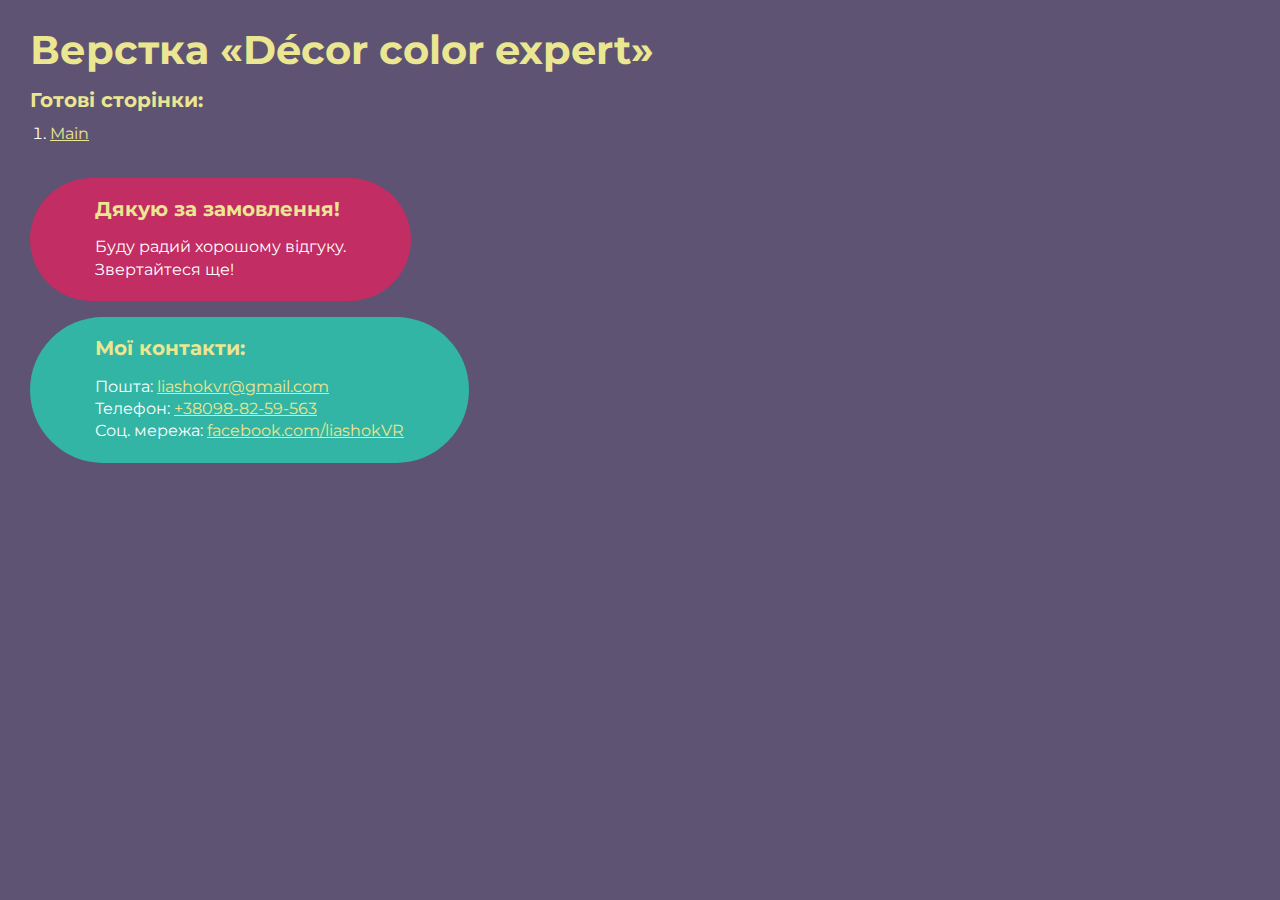
<file: index.html>
<!DOCTYPE html>
<html>

<head>
	<meta charset="UTF-8" />
	<meta name="viewport" content="width=device-width, initial-scale=1.0" />
	<title>Верстка «Décor color expert»</title>
</head>

<body>
	<div class="rootpage">
		<h1>Верстка «Décor color expert»</h1>

		<h2>Готові сторінки:</h2>
		<ol class="rootpage__list">
			<li><a target="_blank" href="home.html">Main</a></li>
		</ol>

		<div class="rootpage__tnx">
			<h2>Дякую за замовлення!</h2>
			<p>Буду радий хорошому відгуку.</p>
			<p>Звертайтеся ще!</p>
		</div>
		<div class="rootpage__contacts">
			<h2>Мої контакти:</h2>
			<p>
				Пошта: <a href="mailto:liashokvr@gmail.com">liashokvr@gmail.com</a>
			</p>
			<p>Телефон: <a href="tel:+380988259563">+38098-82-59-563</a></p>
			<p>Соц. мережа: <a href="">facebook.com/liashokVR</a></p>
		</div>
	</div>
</body>
<style>
	@charset "UTF-8";
	@import url("https://fonts.googleapis.com/css?family=Montserrat:regular,700&display=swap");

	*,
	*::before,
	*::after {
		padding: 0px;
		margin: 0px;
		border: 0px;
		box-sizing: border-box;
	}

	html,
	body {
		height: 100%;
		margin: 0;
		padding: 0;
		min-width: 320px;
		width: 100%;
		color: #fff;
		background-color: #5e5373;
	}

	body {
		font-family: Montserrat;
		font-size: 100%;
		line-height: 1;
		font-size: 1rem;
	}

	a {
		text-decoration: underline;
		color: #ebe691;
	}

	a:visited {
		text-decoration: underline;
		color: #aaa768;
	}

	a:hover {
		text-decoration: none;
	}

	ul li {
		list-style: none;
	}

	img {
		vertical-align: top;
	}

	.wrapper {
		width: 100%;
		min-height: 100%;
		overflow: hidden;
	}

	.rootpage {
		padding: 30px;
		display: flex;
		flex-direction: column;
		align-items: flex-start;
	}

	@media (max-width: 767px) {
		.rootpage {
			padding: 30px 15px;
		}
	}

	h1 {
		color: #ebe691;
		font-size: 2.5rem;
		margin: 0px 0px 1.25rem 0px;
	}

	@media (max-width: 767px) {
		h1 {
			font-size: 1.85rem;
			margin: 0px 0px 1.25rem 0px;
		}
	}

	h2 {
		color: #ebe691;
		font-size: 1.25rem;
		margin: 0px 0px 1rem 0px;
	}

	@media (max-width: 767px) {
		h2 {
			font-size: 1.125rem;
			margin: 0px 0px 1rem 0px;
		}
	}

	.rootpage__info {
		line-height: 140%;
		margin: 0px 0px 1.5rem 0px;
	}

	.rootpage__list {
		margin: 0px 0px 2.25rem 1.25rem;
	}

	.rootpage__list li:not(:last-child) {
		margin: 0px 0px 15px 0px;
	}

	.rootpage__contacts,
	.rootpage__tnx {
		border-radius: 200px;
		padding: 20px 65px;
		line-height: 140%;
	}

	@media (max-width: 767px) {

		.rootpage__contacts,
		.rootpage__tnx {
			border-radius: 40px;
			padding: 20px;
		}
	}

	.rootpage__contacts {
		background: #32b5a4;
	}

	.rootpage__contacts a {
		color: #ebe691;
	}

	.rootpage__tnx {
		background: #c22d63;
		margin: 0px 0px 1rem 0px;
	}
</style>

</html>
</file>
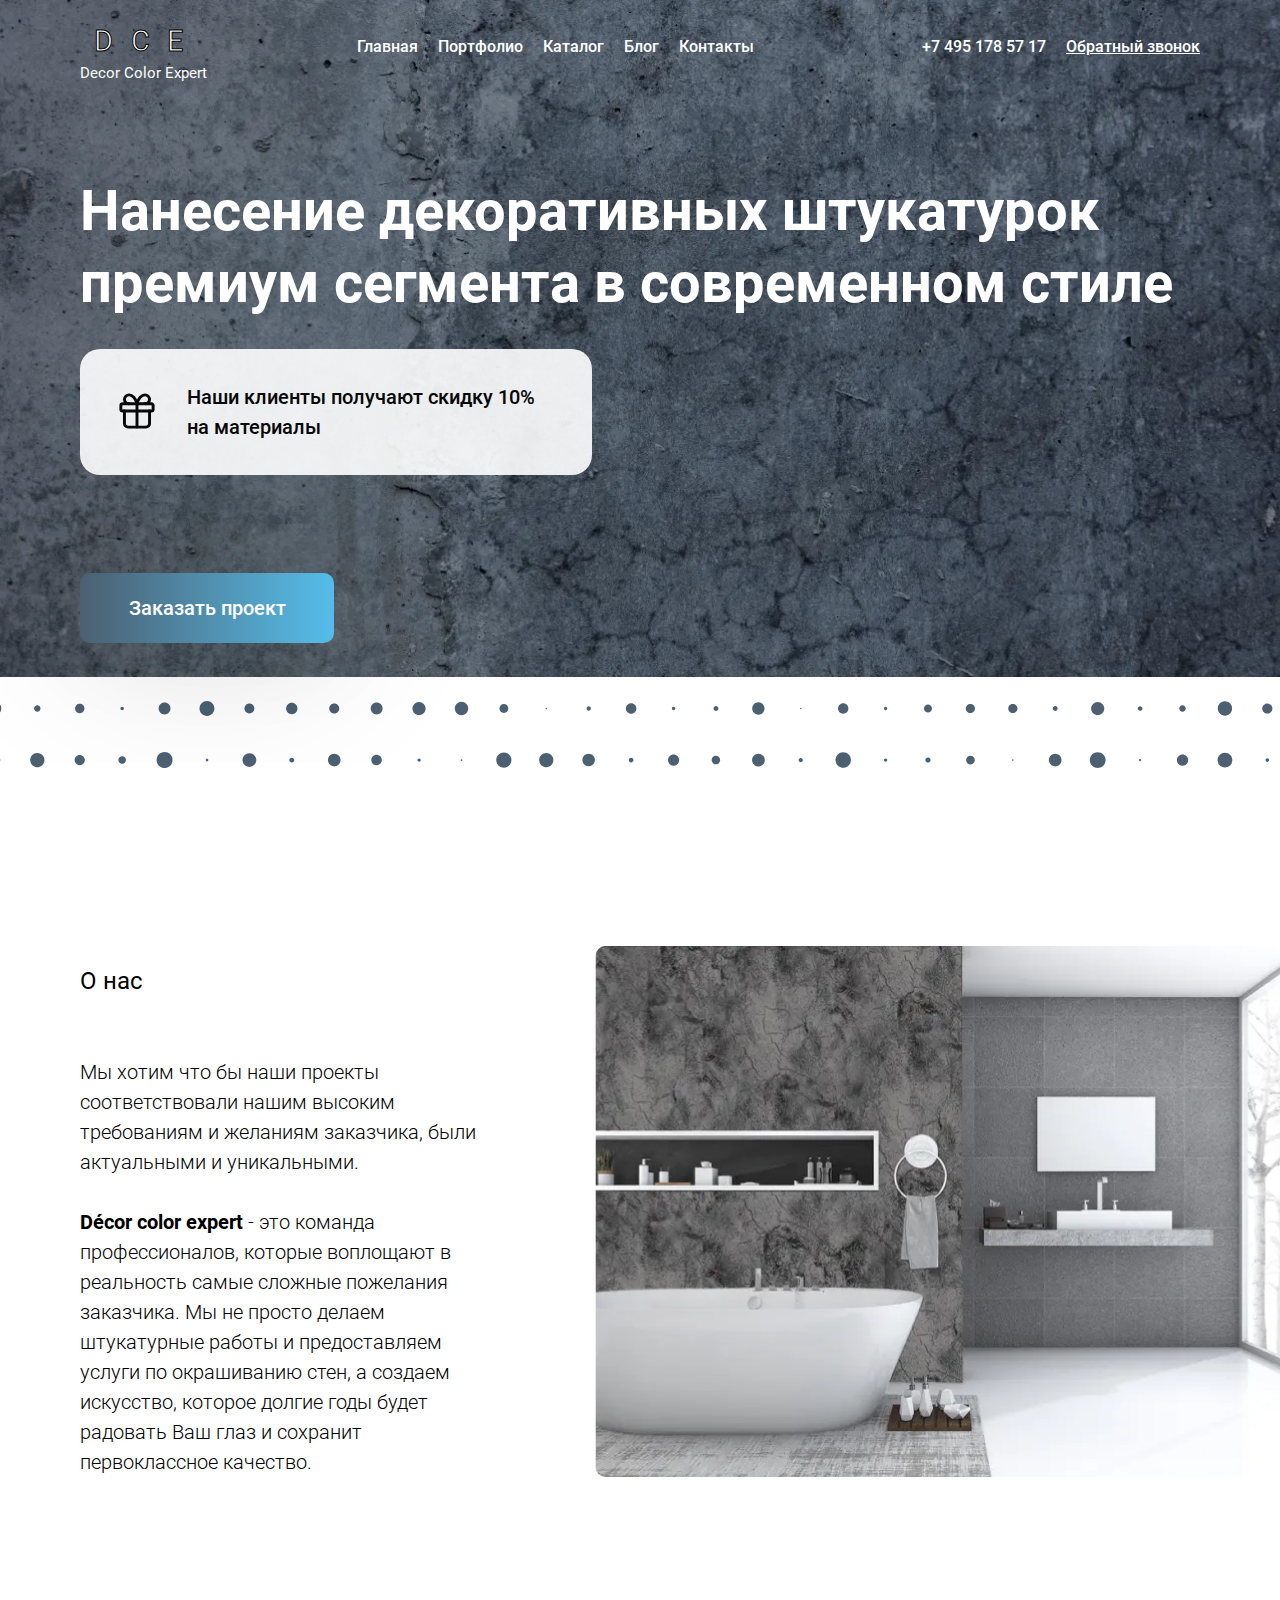
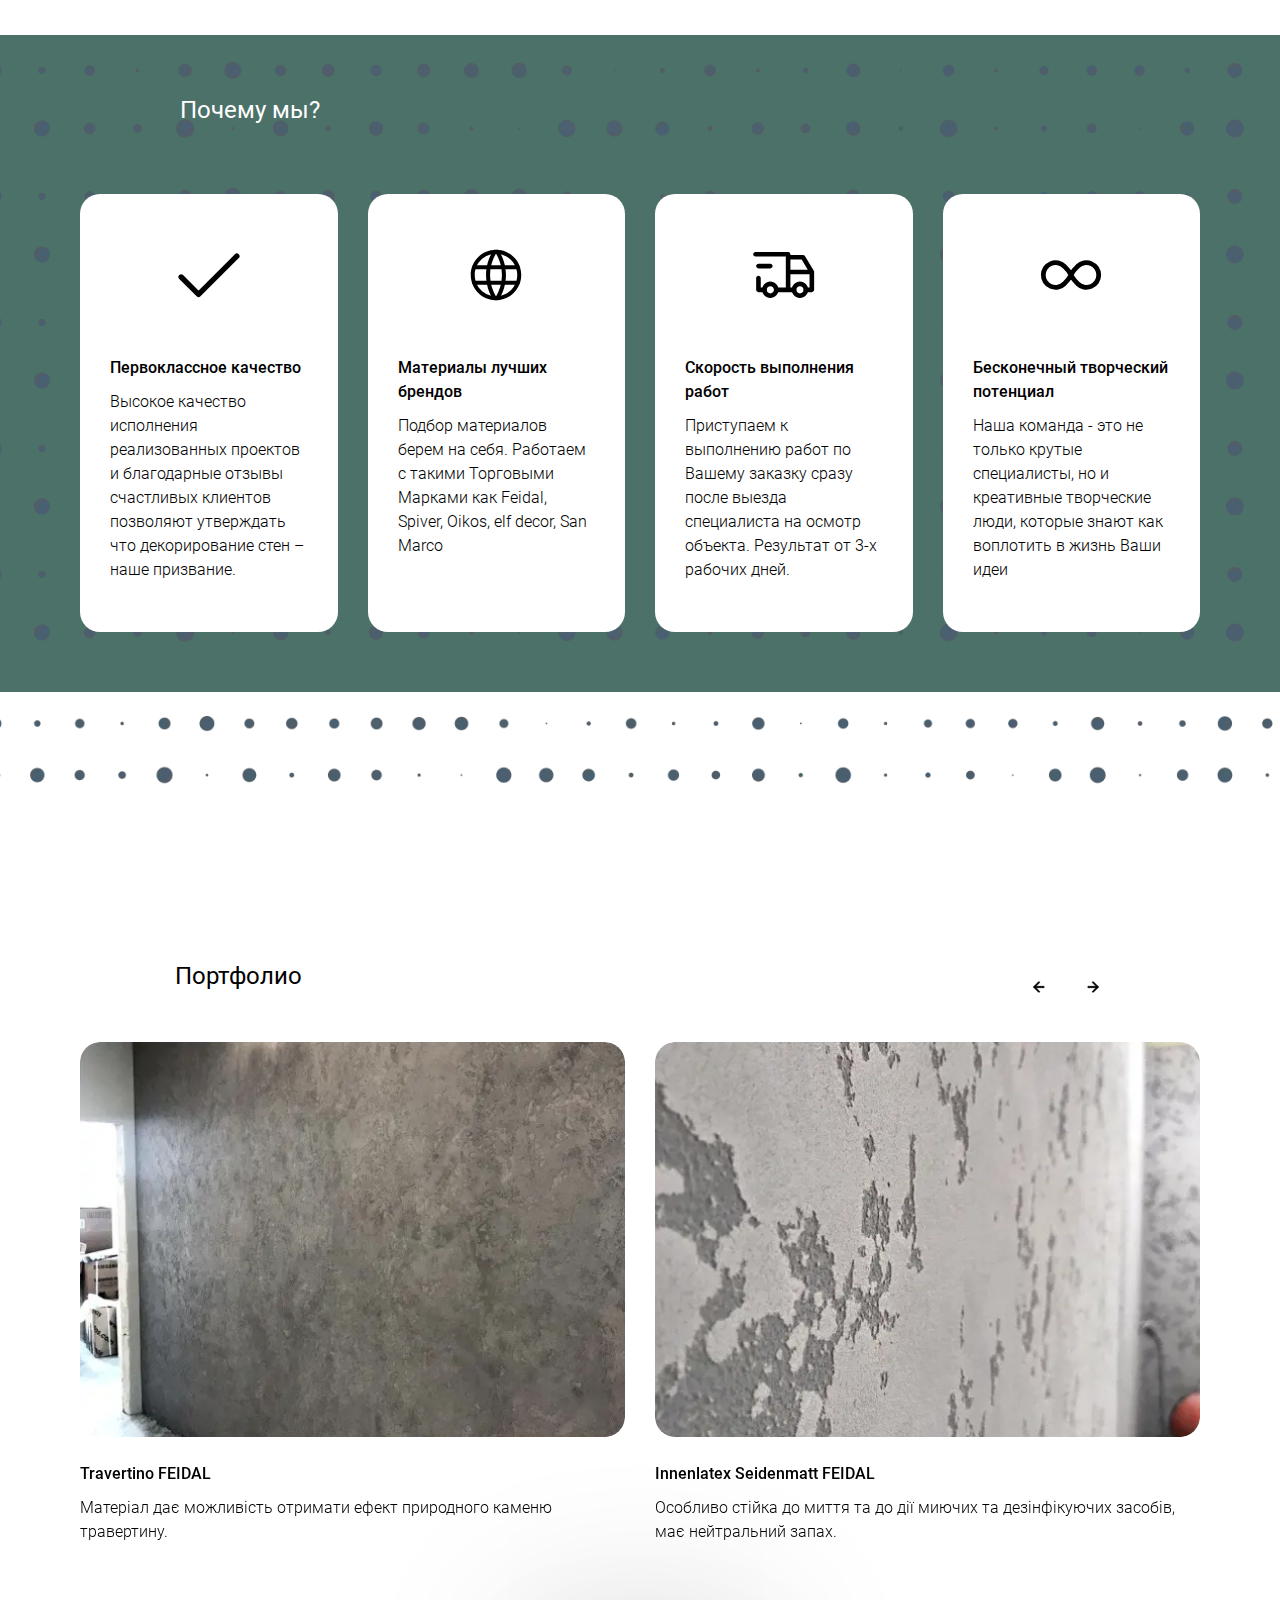
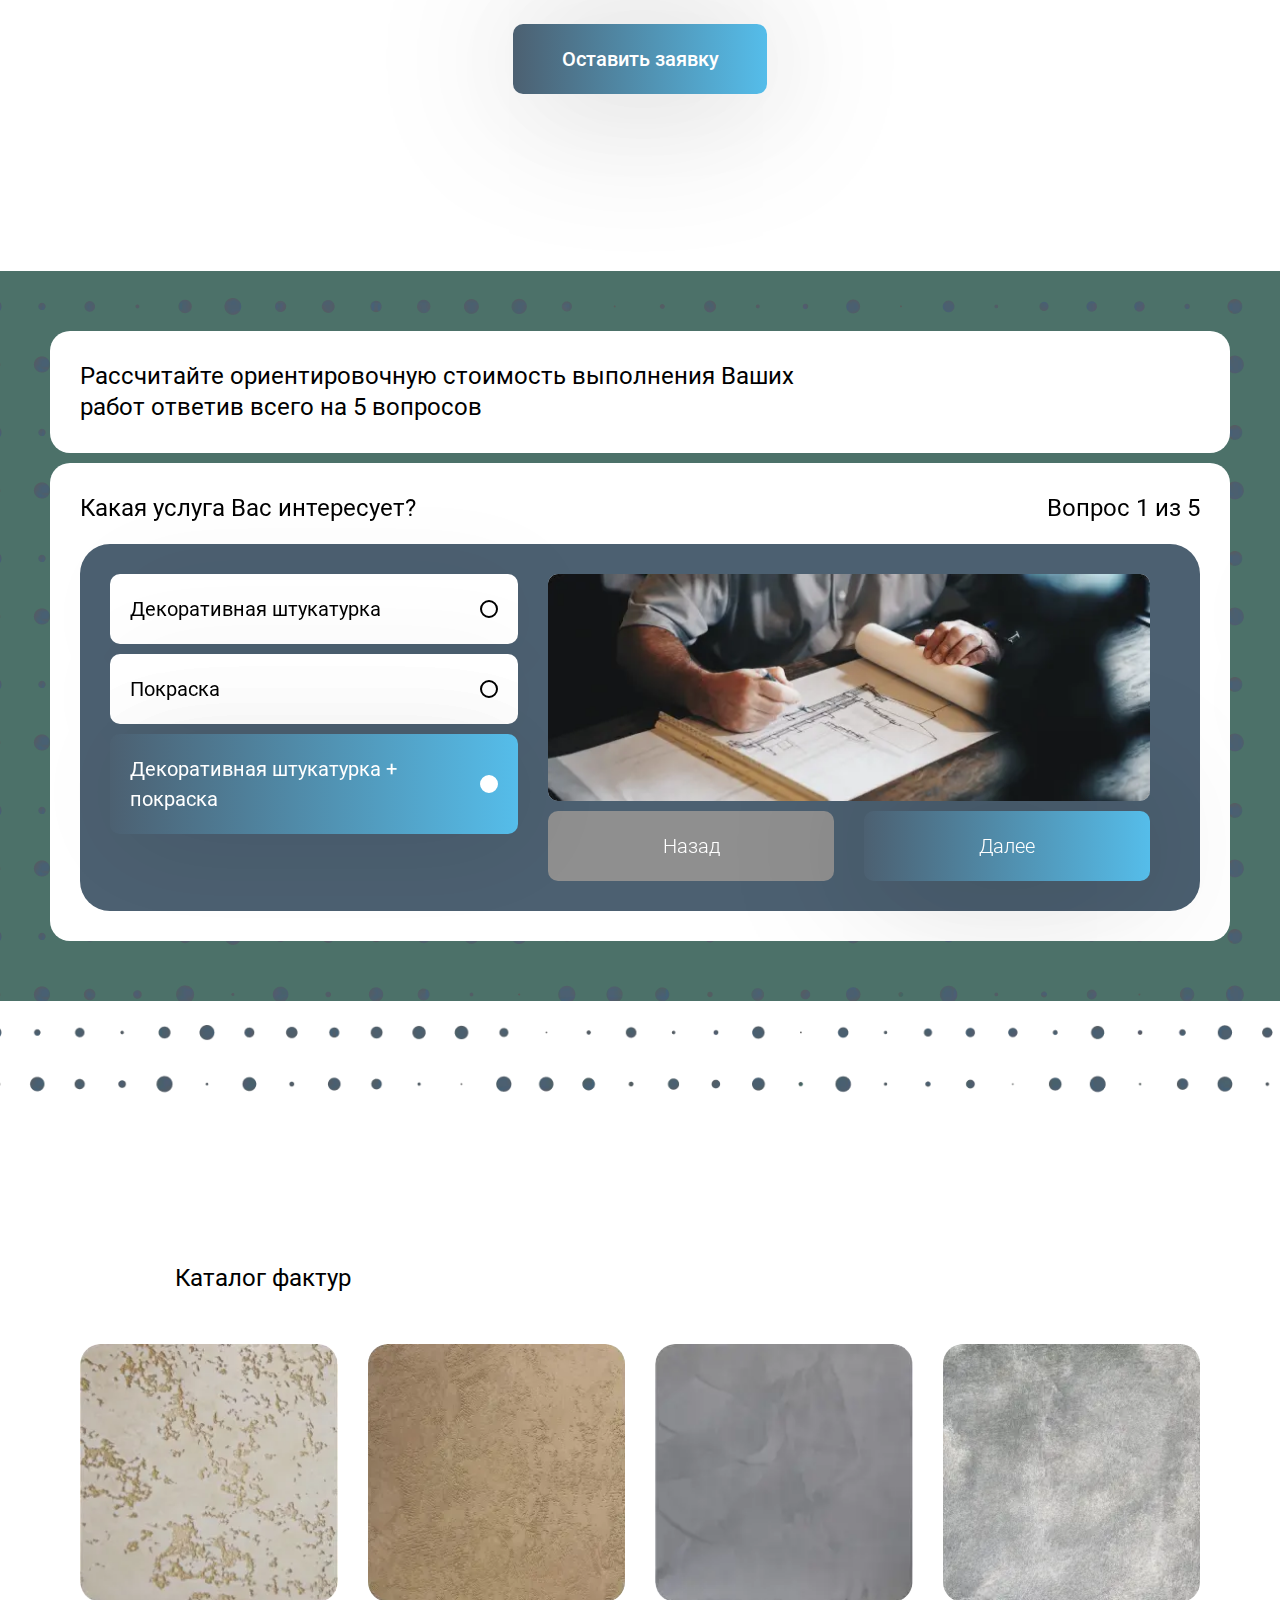
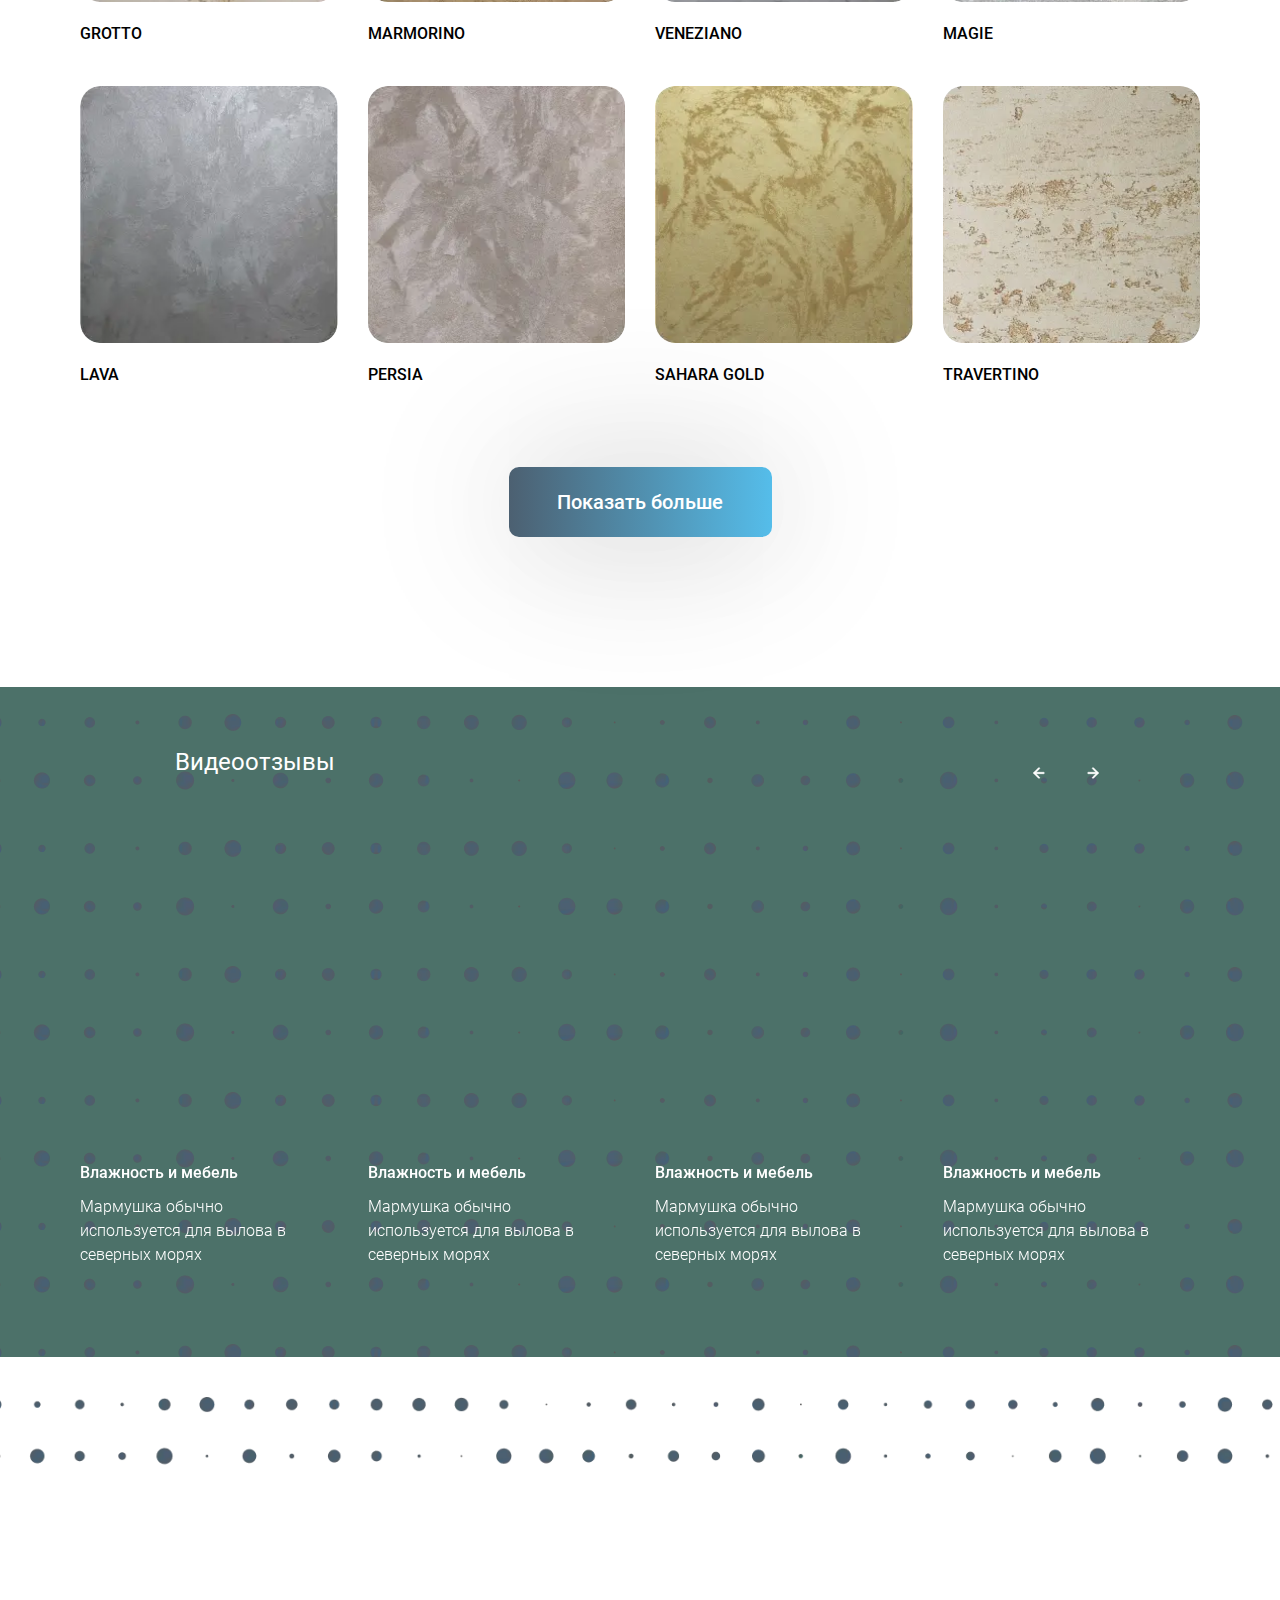
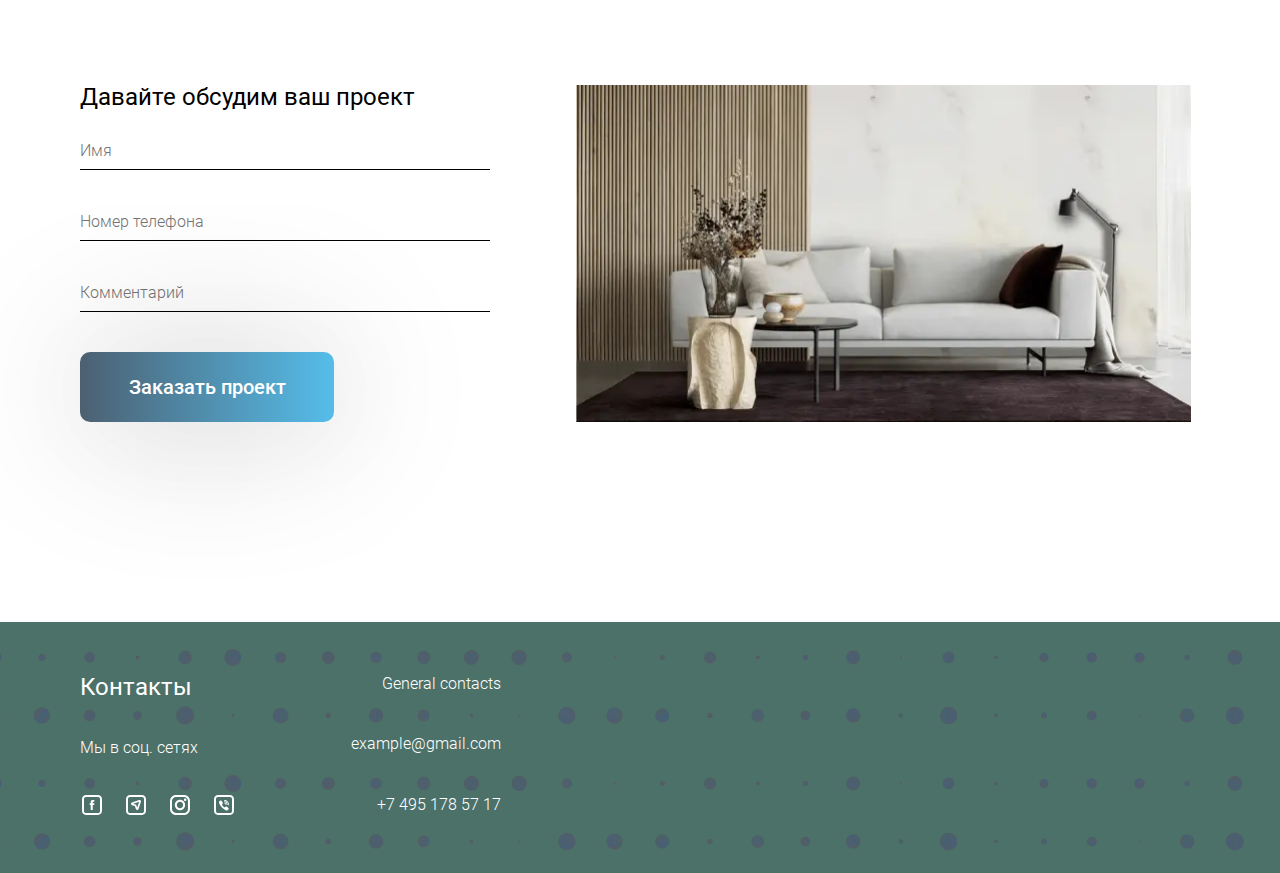
<file: home.html>
<!DOCTYPE html>
<html lang="ru">

<head>
	<title>Главная</title>
	<meta charset="UTF-8">
	<meta name="format-detection" content="telephone=no">
	<!-- <style>body{opacity: 0;}</style> -->
	<link rel="stylesheet" href="css/style.min.css?_v=20220507210024">
	<link rel="shortcut icon" href="favicon.ico">
	<!-- <meta name="robots" content="noindex, nofollow"> -->
	<meta name="viewport" content="width=device-width, initial-scale=1.0">
</head>

<body>
	<div class="wrapper">
		<header data-scroll="112" data-scroll-show class="header">
			<div class="header__container">
				<a href="" class="header__logo">
					<h2 class="header__logo-title">DCE</h2>
					<h2 class="header__logo-subtitle">Decor Color Expert</h2>
				</a>
				<div class="header__menu menu">
					<nav class="menu__body">
						<ul class="menu__list">
							<li class="menu__item">
								<a data-goto=".page__about" href="" class="menu__link">Главная</a>
							</li>
							<li class="menu__item">
								<a data-goto=".page__portfolio" href="" class="menu__link">Портфолио
								</a>
							</li>
							<li class="menu__item">
								<a data-goto=".page__catalog" href="" class="menu__link">Каталог</a>
							</li>
							<li class="menu__item">
								<a data-goto=".page__question" href="" class="menu__link">Блог </a>
							</li>
							<li class="menu__item">
								<a data-goto=".footer" href="" class="menu__link">Контакты</a>
							</li>
						</ul>
					</nav>
				</div>
				<div class="header__callback">
					<span><a href="tel:+74951785717 " class="header__callback-link">
							+7 495 178 57 17
						</a></span>
					<span><a data-popup="#callback" href="" class="header__callback-text">Обратный звонок</a></span>
				</div>
				<button type="button" class="icon-menu"><span></span></button>
			</div>
		</header>

		<main class="page">
			<section class="page__main main">
				<div class="main__container">
					<h1 class="main__title">
						Нанесение декоративных штукатурок премиум сегмента в современном
						стиле
					</h1>
					<div class="main__content">
						<div class="main__icon">
							<svg class="main__icon-svg">
								<use xlink:href="img/icons/icons.svg#svg-present"></use>
							</svg>
						</div>
						<div class="main__text">
							Наши клиенты получают скидку 10% на материалы
						</div>
					</div>
					<a href="" class="main__button button">Заказать проект</a>
				</div>
				<div class="main__image-ibg">
					<picture><source srcset="img/main/bg.webp" type="image/webp"><img src="img/main/bg.jpg" alt="Gray bg" /></picture>
				</div>
			</section>
			<section class="page__about about">
				<div class="about__circles circles">
					<img src="img/portfolio/Group.svg" alt="" />
				</div>
				<div class="about__body">
					<div class="about__box">
						<div class="about__container">
							<div class="about__content">
								<h2 class="about__title">О нас</h2>
								<div class="about__text">
									<p>
										Мы хотим что бы наши проекты соответствовали нашим высоким
										требованиям и желаниям заказчика, были актуальными и
										уникальными.
									</p>
									<p>
										<span class="about__logo">Décor color expert</span> - это
										команда профессионалов, которые воплощают в реальность
										самые сложные пожелания заказчика. Мы не просто делаем
										штукатурные работы и предоставляем услуги по окрашиванию
										стен, а создаем искусство, которое долгие годы будет
										радовать Ваш глаз и сохранит первоклассное качество.
									</p>
								</div>
							</div>
						</div>
					</div>

					<div class="about__image-ibg">
						<picture><source srcset="img/about/01.webp" type="image/webp"><img src="img/about/01.jpg" alt="Bathroom" /></picture>
					</div>
				</div>
			</section>
			<section class="page__advantages advantages">
				<div class="advantages__container">
					<h2 class="advantages__title">Почему мы?</h2>
					<div class="advantages__columns">
						<div class="advantages__column">
							<div data-showmore data-showmore-media="479.68" class="advantages__item item-advantages">
								<div class="item-advantages__icon">
									<svg class="item-advantages__svg">
										<use xlink:href="img/icons/icons.svg#svg-check"></use>
									</svg>
								</div>
								<div class="item-advantages__body">
									<div class="item-advantages__content">
										<h3 class="item-advantages__title">
											Первоклассное качество
										</h3>
										<div data-showmore-content="114" class="item-advantages__text">
											Высокое качество исполнения реализованных проектов и
											благодарные отзывы счастливых клиентов позволяют
											утверждать что декорирование стен – наше призвание.
										</div>
									</div>
									<button hidden data-showmore-button type="button" class="item-advantages__more">
										<span>Развернуть</span>
										<span>Скрыть</span>
									</button>
								</div>
							</div>
						</div>
						<div class="advantages__column">
							<div data-showmore data-showmore-media="479.68" class="advantages__item item-advantages">
								<div class="item-advantages__icon">
									<svg class="item-advantages__svg">
										<use xlink:href="img/icons/icons.svg#svg-web"></use>
									</svg>
								</div>
								<div class="item-advantages__body">
									<div class="item-advantages__content">
										<h3 class="item-advantages__title">
											Материалы лучших брендов
										</h3>
										<div data-showmore-content="114" class="item-advantages__text">
											Подбор материалов берем на себя. Работаем с такими
											Торговыми Марками как Feidal, Spiver, Oikos, elf decor,
											San Marco
										</div>
									</div>
									<button hidden data-showmore-button type="button" class="item-advantages__more">
										<span>Развернуть</span>
										<span>Скрыть</span>
									</button>
								</div>
							</div>
						</div>
						<div class="advantages__column">
							<div data-showmore data-showmore-media="479.68" class="advantages__item item-advantages">
								<div class="item-advantages__icon">
									<svg class="item-advantages__svg">
										<use xlink:href="img/icons/icons.svg#svg-truck"></use>
									</svg>
								</div>
								<div class="item-advantages__body">
									<div class="item-advantages__content">
										<h3 class="item-advantages__title">
											Скорость выполнения работ
										</h3>
										<div data-showmore-content="114" class="item-advantages__text">
											Приступаем к выполнению работ по Вашему заказку сразу
											после выезда специалиста на осмотр объекта. Результат от
											3-х рабочих дней.
										</div>
									</div>
									<button hidden data-showmore-button type="button" class="item-advantages__more">
										<span>Развернуть</span>
										<span>Скрыть</span>
									</button>
								</div>
							</div>
						</div>
						<div class="advantages__column">
							<div data-showmore data-showmore-media="479.68" class="advantages__item item-advantages">
								<div class="item-advantages__icon">
									<svg class="item-advantages__svg">
										<use xlink:href="img/icons/icons.svg#svg-infinity"></use>
									</svg>
								</div>
								<div class="item-advantages__body">
									<div class="item-advantages__content">
										<h3 class="item-advantages__title">
											Бесконечный творческий потенциал
										</h3>
										<div data-showmore-content="114" class="item-advantages__text">
											Наша команда - это не только крутые специалисты, но и
											креативные творческие люди, которые знают как воплотить
											в жизнь Ваши идеи
										</div>
									</div>
									<button hidden data-showmore-button type="button" class="item-advantages__more">
										<span>Развернуть</span>
										<span>Скрыть</span>
									</button>
								</div>
							</div>
						</div>
					</div>
				</div>
			</section>
			<section class="page__portfolio portfolio">
				<div class="portfolio__circles circles">
					<picture><source srcset="img/portfolio/circles-big.webp" type="image/webp"><img src="img/portfolio/circles-big.png" alt="" /></picture>
				</div>
				<div class="portfolio__container">
					<div class="portfolio__header header-block">
						<h2 class="portfolio__title header-block__title">Портфолио</h2>
						<div class="portfolio__arrows arrows-slider header-block__arrows">
							<div class="arrows-slider__prev">
								<svg class="arrows-slider__prev-svg">
									<use xlink:href="img/icons/icons.svg#svg-arrow-prev"></use>
								</svg>
							</div>
							<div class="arrows-slider__next">
								<svg class="arrows-slider__prev-svg">
									<use xlink:href="img/icons/icons.svg#svg-arrow-prev"></use>
								</svg>
							</div>
						</div>
					</div>

					<div class="portfolio__slider swiper">
						<div class="portfolio__wrapper swiper-wrapper">
							<div class="portfolio__slide swiper-slide">
								<div class="portfolio__slide__image-ibg">
									<picture><source srcset="img/portfolio/01.webp" type="image/webp"><img src="img/portfolio/01.jpg" alt="Travertino FEIDAL" /></picture>
								</div>
								<div class="portfolio__slide-content">
									<div class="portfolio__slide-title">Travertino FEIDAL</div>
									<div class="portfolio__slide-text">
										Матеріал дає можливість отримати ефект природного каменю
										травертину.
									</div>
								</div>
							</div>
							<div class="portfolio__slide swiper-slide">
								<div class="portfolio__slide__image-ibg">
									<picture><source srcset="img/portfolio/02.webp" type="image/webp"><img src="img/portfolio/02.jpg" alt="Innenlatex Seidenmatt FEIDAL" /></picture>
								</div>
								<div class="portfolio__slide-content">
									<div class="portfolio__slide-title">
										Innenlatex Seidenmatt FEIDAL
									</div>
									<div class="portfolio__slide-text">
										Особливо стійка до миття та до дії миючих та дезінфікуючих
										засобів, має нейтральний запах.
									</div>
								</div>
							</div>
						</div>
					</div>
					<a href="" class="portfolio__button button">Оставить заявку</a>
				</div>
			</section>
			<section class="page__question question">
				<div class="question__container">
					<div class="question__header">
						<h3 class="question__title">
							Рассчитайте ориентировочную стоимость выполнения Ваших работ
							ответив всего на 5 вопросов
						</h3>
					</div>
					<div class="question__slider swiper">
						<div class="question__wrapper swiper-wrapper">
							<div class="question__slide swiper-slide slide-question">
								<div class="slide-question__body">
									<div class="slide-question__header">
										<h4 class="slide-question__title">
											Какая услуга Вас интересует?
										</h4>
										<div class="slide-question__subtitle">Вопрос 1 из 5</div>
									</div>
									<div class="slide-question__content">
										<form action="" class="slide-question__form form__question">
											<div class="form__question-options">
												<div class="options__item form__question-item">
													<input hidden id="o_1" class="options__input form__question-input" checked type="radio" value="1" name="option" />
													<label for="o_1" class="options__label form__question-label"><span class="options__text form__question-text">Декоративная штукатурка</span></label>
												</div>
												<div class="options__item form__question-item">
													<input hidden id="o_2" class="options__input form__question-input" checked type="radio" value="1" name="option" />
													<label for="o_2" class="options__label form__question-label"><span class="options__text form__question-text">Покраска</span></label>
												</div>
												<div class="options__item form__question-item">
													<input hidden id="o_3" class="options__input form__question-input" checked type="radio" value="1" name="option" />
													<label for="o_3" class="options__label form__question-label"><span class="options__text form__question-text">Декоративная штукатурка + покраска</span></label>
												</div>
											</div>
										</form>
										<div class="slide-question__media">
											<div class="slide-question__image-ibg">
												<picture><source srcset="img/question/01.webp" type="image/webp"><img src="img/question/01.jpg" alt="" /></picture>
											</div>
											<div class="slide-question__buttons">
												<a href="" class="slide-question__button button slide-question__button-prev">Назад</a>
												<a href="" class="slide-question__button button slide-question__button-next">Далее</a>
											</div>
										</div>
									</div>
								</div>
							</div>
							<div class="question__slide swiper-slide slide-question">
								<div class="slide-question__body">
									<div class="slide-question__header">
										<h4 class="slide-question__title">
											Где будут выполняться работы?
										</h4>
										<div class="slide-question__subtitle">Вопрос 2 из 5</div>
									</div>
									<div class="slide-question__content">
										<form action="" class="slide-question__form form__question">
											<div class="form__question-options">
												<div class="options__item form__question-item">
													<input hidden id="o_4" class="options__input form__question-input" checked type="radio" value="1" name="option" />
													<label for="o_4" class="options__label form__question-label"><span class="options__text form__question-text">В помещении
														</span></label>
												</div>
												<div class="options__item form__question-item">
													<input hidden id="o_5" class="options__input form__question-input" checked type="radio" value="1" name="option" />
													<label for="o_5" class="options__label form__question-label"><span class="options__text form__question-text">Фасад</span></label>
												</div>
											</div>
										</form>
										<div class="slide-question__media">
											<div class="slide-question__image-ibg">
												<picture><source srcset="img/question/02.webp" type="image/webp"><img src="img/question/02.jpg" alt="" /></picture>
											</div>
											<div class="slide-question__buttons">
												<a href="" class="slide-question__button button slide-question__button-prev">Назад</a>
												<a href="" class="slide-question__button button slide-question__button-next">Далее</a>
											</div>
										</div>
									</div>
								</div>
							</div>
							<div class="question__slide swiper-slide slide-question">
								<div class="slide-question__body">
									<div class="slide-question__header">
										<h4 class="slide-question__title">
											Где будут выполняться работы?
										</h4>
										<div class="slide-question__subtitle">Вопрос 3 из 5</div>
									</div>
									<div class="slide-question__content">
										<form action="" class="slide-question__form form__question">
											<div class="form__question-options">
												<div class="options__item form__question-item">
													<input hidden id="o_6" class="options__input form__question-input" checked type="radio" value="1" name="option" />
													<label for="o_6" class="options__label form__question-label"><span class="options__text form__question-text">Менее 100 м2</span></label>
												</div>
												<div class="options__item form__question-item">
													<input hidden id="o_7" class="options__input form__question-input" type="radio" value="1" name="option" />
													<label for="o_7" class="options__label form__question-label"><span class="options__text form__question-text">Более 100 м2</span></label>
												</div>
												<div class="options__item form__question-item">
													<input hidden id="o_8" class="options__input form__question-input" type="radio" value="1" name="option" />
													<label for="o_8" class="options__label form__question-label"><span class="options__text form__question-text"><input autocomplete="off" type="text" name="form[]" placeholder="Точная площадь" class="input form__question-additional" /></span></label>
												</div>
											</div>
										</form>
										<div class="slide-question__media">
											<div class="slide-question__image-ibg">
												<picture><source srcset="img/question/03.webp" type="image/webp"><img src="img/question/03.jpg" alt="" /></picture>
											</div>
											<div class="slide-question__buttons">
												<a href="" class="slide-question__button button slide-question__button-prev">Назад</a>
												<a href="" class="slide-question__button button slide-question__button-next">Далее</a>
											</div>
										</div>
									</div>
								</div>
							</div>
							<div class="question__slide swiper-slide slide-question">
								<div class="slide-question__body">
									<div class="slide-question__header">
										<h4 class="slide-question__title">
											Уровень подготовки стен?
										</h4>
										<div class="slide-question__subtitle">Вопрос 4 из 5</div>
									</div>
									<div class="slide-question__content">
										<form action="" class="slide-question__form form__question">
											<div class="form__question-options">
												<div class="options__item form__question-item">
													<input hidden id="o_9" class="options__input form__question-input" checked type="radio" value="1" name="option" />
													<label for="o_9" class="options__label form__question-label"><span class="options__text form__question-text">Оштукатуренные стены
														</span></label>
												</div>
												<div class="options__item form__question-item">
													<input hidden id="o_10" class="options__input form__question-input" type="radio" value="1" name="option" />
													<label for="o_10" class="options__label form__question-label"><span class="options__text form__question-text">Ошпаклеванные стены</span></label>
												</div>
												<div class="options__item form__question-item">
													<input hidden id="o_11" class="options__input form__question-input" type="radio" value="1" name="option" />
													<label for="o_11" class="options__label form__question-label"><span class="options__text form__question-text"><input autocomplete="off" type="text" name="form[]" placeholder="Другое" class="input form__question-additional" /></span></label>
												</div>
											</div>
										</form>
										<div class="slide-question__media">
											<div class="slide-question__image-ibg">
												<picture><source srcset="img/question/04.webp" type="image/webp"><img src="img/question/04.jpg" alt="" /></picture>
											</div>
											<div class="slide-question__buttons">
												<a href="" class="slide-question__button button slide-question__button-prev">Назад</a>
												<a href="" class="slide-question__button button slide-question__button-next">Далее</a>
											</div>
										</div>
									</div>
								</div>
							</div>
							<div class="question__slide swiper-slide slide-question">
								<div class="slide-question__body">
									<div class="slide-question__header">
										<h4 class="slide-question__title">
											Где находится объект?
										</h4>
										<div class="slide-question__subtitle">Вопрос 5 из 5</div>
									</div>
									<div class="slide-question__content">
										<form action="" class="slide-question__form form__question">
											<div class="form__question-options">
												<div class="options__item form__question-item">
													<input hidden id="o_12" class="options__input form__question-input" checked type="radio" value="1" name="option" />
													<label for="o_12" class="options__label form__question-label"><span class="options__text form__question-text">Одесса</span></label>
												</div>
												<div class="options__item form__question-item">
													<input hidden id="o_13" class="options__input form__question-input" checked type="radio" value="1" name="option" />
													<label for="o_13" class="options__label form__question-label"><span class="options__text form__question-text">Пригород</span></label>
												</div>
											</div>
										</form>
										<div class="slide-question__media">
											<div class="slide-question__image-ibg">
												<picture><source srcset="img/question/05.webp" type="image/webp"><img src="img/question/05.jpg" alt="" /></picture>
											</div>
											<div class="slide-question__buttons">
												<a href="" class="slide-question__button button slide-question__button-prev">Назад</a>
												<a href="" class="slide-question__button button slide-question__button-next">Далее</a>
											</div>
										</div>
									</div>
								</div>
							</div>
							<div class="question__slide swiper-slide slide-question">
								<div class="slide-question__body">
									<div class="slide-question__header">
										<h4 class="slide-question__title">
											Куда отправить результат?
										</h4>
									</div>
									<div class="slide-question__content">
										<form action="" class="slide-question__form form__question">
											<div class="form__question-inputs inputs">
												<div class="inputs__item">
													<input autocomplete="off" type="text" name="form[]" data-error="Ошибка" placeholder="Имя" class="input inputs__input" />
												</div>
												<div class="inputs__item">
													<input autocomplete="off" type="tel" name="form[]" data-error="Ошибка" placeholder="Номер телефона" class="input inputs__input" />
												</div>
											</div>
											<div class="form__question-options form__question-options-final">
												<div class="options__item form__question-item form__question-options-final-item">
													<input hidden id="o_14" class="options__input form__question-input" type="radio" value="1" name="option" />
													<label for="o_14" class="options__label form__question-label">
														<span class="options__text form__question-text">
															<svg class="form__question-svg">
																<use xlink:href="img/icons/icons.svg#svg-telegram"></use>
															</svg>
															Telegram</span></label>
												</div>
												<div class="options__item form__question-item form__question-options-final-item">
													<input hidden id="o_15" class="options__input form__question-input" type="radio" value="1" name="option" />
													<label for="o_15" class="options__label form__question-label">
														<span class="options__text form__question-text">
															<svg class="form__question-svg">
																<use xlink:href="img/icons/icons.svg#svg-viber"></use>
															</svg>
															Viber</span></label>
												</div>
												<div class="options__item form__question-item form__question-options-final-item">
													<input hidden id="o_16" class="options__input form__question-input" type="radio" value="1" name="option" />
													<label for="o_16" class="options__label form__question-label">
														<span class="options__text form__question-text">
															<svg class="form__question-svg">
																<use xlink:href="img/icons/icons.svg#svg-email"></use>
															</svg>
															<input autocomplete="off" type="email" data-required="email" name="form[]" placeholder="E-mail" class="input form__question-additional" /></span></label>
												</div>
											</div>
										</form>
										<div class="slide-question__media">
											<div class="slide-question__image-ibg">
												<picture><source srcset="img/question/06.webp" type="image/webp"><img src="img/question/06.jpg" alt="" /></picture>
											</div>
											<div class="slide-question__buttons">
												<a href="" class="slide-question__button button slide-question__button-prev">Назад</a>
												<button data-popup="#last-slide" type="submit" class="slide-question__button button slide-question__button-next">
													Отправить
												</button>
											</div>
										</div>
									</div>
								</div>
							</div>
						</div>
					</div>
				</div>
			</section>
			<section class="page__catalog catalog">
				<div class="catalog__circles circles">
					<picture><source srcset="img/portfolio/circles-big.webp" type="image/webp"><img src="img/portfolio/circles-big.png" alt="" /></picture>
				</div>
				<div class="catalog__container">
					<div class="catalog__header header-block">
						<h2 class="catalog__title header-block__title">Каталог фактур</h2>
						<div class="catalog__arrows arrows-slider header-block__arrows">
							<div class="arrows-slider__prev">
								<svg class="arrows-slider__prev-svg">
									<use xlink:href="img/icons/icons.svg#svg-arrow-prev"></use>
								</svg>
							</div>
							<div class="arrows-slider__next">
								<svg class="arrows-slider__prev-svg">
									<use xlink:href="img/icons/icons.svg#svg-arrow-prev"></use>
								</svg>
							</div>
						</div>
					</div>
					<div class="catalog__slider swiper">
						<div class="catalog__wrapper swiper-wrapper">
							<div class="catalog__slide swiper-slide">
								<div class="catalog__slide-item">
									<a href="" class="catalog__slide__image-ibg"><picture><source srcset="img/catalog/01.webp" type="image/webp"><img src="img/catalog/01.jpg" alt="GROTTO" /></picture></a>
									<div class="catalog__slide-label">GROTTO</div>
								</div>
							</div>
							<div class="catalog__slide swiper-slide">
								<div class="catalog__slide-item">
									<a href="" class="catalog__slide__image-ibg"><picture><source srcset="img/catalog/02.webp" type="image/webp"><img src="img/catalog/02.jpg" alt="MARMORINO" /></picture></a>
									<div class="catalog__slide-label">MARMORINO</div>
								</div>
							</div>
							<div class="catalog__slide swiper-slide">
								<div class="catalog__slide-item">
									<a href="" class="catalog__slide__image-ibg"><picture><source srcset="img/catalog/03.webp" type="image/webp"><img src="img/catalog/03.jpg" alt="VENEZIANO" /></picture></a>
									<div class="catalog__slide-label">VENEZIANO</div>
								</div>
							</div>
							<div class="catalog__slide swiper-slide">
								<div class="catalog__slide-item">
									<a href="" class="catalog__slide__image-ibg"><picture><source srcset="img/catalog/04.webp" type="image/webp"><img src="img/catalog/04.jpg" alt="MAGIE" /></picture></a>
									<div class="catalog__slide-label">MAGIE</div>
								</div>
							</div>
							<div class="catalog__slide swiper-slide">
								<div class="catalog__slide-item">
									<a href="" class="catalog__slide__image-ibg"><picture><source srcset="img/catalog/05.webp" type="image/webp"><img src="img/catalog/05.jpg" alt="LAVA" /></picture></a>
									<div class="catalog__slide-label">LAVA</div>
								</div>
							</div>
							<div class="catalog__slide swiper-slide">
								<div class="catalog__slide-item">
									<a href="" class="catalog__slide__image-ibg"><picture><source srcset="img/catalog/06.webp" type="image/webp"><img src="img/catalog/06.jpg" alt="PERSIA" /></picture></a>
									<div class="catalog__slide-label">PERSIA</div>
								</div>
							</div>
							<div class="catalog__slide swiper-slide">
								<div class="catalog__slide-item">
									<a href="" class="catalog__slide__image-ibg"><picture><source srcset="img/catalog/07.webp" type="image/webp"><img src="img/catalog/07.jpg" alt="SAHARA GOLD" /></picture></a>
									<div class="catalog__slide-label">SAHARA GOLD</div>
								</div>
							</div>
							<div class="catalog__slide swiper-slide">
								<div class="catalog__slide-item">
									<a href="" class="catalog__slide__image-ibg"><picture><source srcset="img/catalog/08.webp" type="image/webp"><img src="img/catalog/08.jpg" alt="TRAVERTINO" /></picture></a>
									<div class="catalog__slide-label">TRAVERTINO</div>
								</div>
							</div>
						</div>
					</div>
					<a href="" class="catalog__button button">Показать больше</a>
				</div>
			</section>

			<section class="page__video video">
				<div class="video__container">
					<div class="video__header header-block">
						<h2 class="video__title header-block__title">Видеоотзывы</h2>
						<div class="video__arrows arrows-slider header-block__arrows">
							<div class="arrows-slider__prev">
								<svg class="arrows-slider__prev-svg">
									<use xlink:href="img/icons/icons.svg#svg-arrow-prev"></use>
								</svg>
							</div>
							<div class="arrows-slider__next">
								<svg class="arrows-slider__prev-svg">
									<use xlink:href="img/icons/icons.svg#svg-arrow-prev"></use>
								</svg>
							</div>
						</div>
					</div>
					<div class="video__slider swiper">
						<div class="video__wrapper swiper-wrapper">
							<div class="video__slide swiper-slide">
								<div class="video__slide-item">
									<div class="video__slide-video">
										<iframe width="560" height="315" src="https://www.youtube.com/embed/NVdlfhkDAGM" title="YouTube video player" frameborder="0" allow="accelerometer; autoplay; clipboard-write; encrypted-media; gyroscope; picture-in-picture" allowfullscreen></iframe>
									</div>
									<div class="video__slide-content">
										<h4 class="video__slide-title">Влажность и мебель</h4>
										<div class="video__slide-text">
											Мармушка обычно используется для вылова в северных морях
										</div>
									</div>
								</div>
							</div>
							<div class="video__slide swiper-slide">
								<div class="video__slide-item">
									<div class="video__slide-video">
										<iframe width="560" height="315" src="https://www.youtube.com/embed/NVdlfhkDAGM" title="YouTube video player" frameborder="0" allow="accelerometer; autoplay; clipboard-write; encrypted-media; gyroscope; picture-in-picture" allowfullscreen></iframe>
									</div>
									<div class="video__slide-content">
										<h4 class="video__slide-title">Влажность и мебель</h4>
										<div class="video__slide-text">
											Мармушка обычно используется для вылова в северных морях
										</div>
									</div>
								</div>
							</div>
							<div class="video__slide swiper-slide">
								<div class="video__slide-item">
									<div class="video__slide-video">
										<iframe width="560" height="315" src="https://www.youtube.com/embed/NVdlfhkDAGM" title="YouTube video player" frameborder="0" allow="accelerometer; autoplay; clipboard-write; encrypted-media; gyroscope; picture-in-picture" allowfullscreen></iframe>
									</div>
									<div class="video__slide-content">
										<h4 class="video__slide-title">Влажность и мебель</h4>
										<div class="video__slide-text">
											Мармушка обычно используется для вылова в северных морях
										</div>
									</div>
								</div>
							</div>
							<div class="video__slide swiper-slide">
								<div class="video__slide-item">
									<div class="video__slide-video">
										<iframe width="560" height="315" src="https://www.youtube.com/embed/NVdlfhkDAGM" title="YouTube video player" frameborder="0" allow="accelerometer; autoplay; clipboard-write; encrypted-media; gyroscope; picture-in-picture" allowfullscreen></iframe>
									</div>
									<div class="video__slide-content">
										<h4 class="video__slide-title">Влажность и мебель</h4>
										<div class="video__slide-text">
											Мармушка обычно используется для вылова в северных морях
										</div>
									</div>
								</div>
							</div>
						</div>
					</div>
				</div>
			</section>
			-->
			<section class="page__order order">
				<div class="catalog__circles circles">
					<picture><source srcset="img/portfolio/circles-big.webp" type="image/webp"><img src="img/portfolio/circles-big.png" alt="" /></picture>
				</div>
				<div class="order__container">
					<div class="order__body">
						<form action="" class="order__form form-order">
							<h4 class="form-order__title">Давайте обсудим ваш проект</h4>
							<input autocomplete="off" type="text" name="form[]" data-error="Ошибка" placeholder="Имя" class="input form-order__input" />
							<input autocomplete="off" type="tel" name="form[]" data-error="Ошибка" placeholder="Номер телефона" class="input form-order__input" />
							<input autocomplete="off" type="text" name="form[]" data-error="Ошибка" placeholder="Комментарий" class="input form-order__input" />
							<button type="submit" class="form-order__button button">
								Заказать проект
							</button>
						</form>
						<div class="order__image-ibg">
							<picture><source srcset="img/order/01.webp" type="image/webp"><img src="img/order/01.jpg" alt="" /></picture>
						</div>
					</div>
				</div>
			</section>
		</main>
		<footer class="footer">
			<div class="footer__container">
				<div class="footer__column">
					<h3 class="footer__title">Контакты</h3>
					<div class="footer__text">Мы в соц. сетях</div>
					<div class="footer__social social">
						<a href="" class="social__item">
							<svg class="social__item-svg">
								<use xlink:href="img/icons/icons.svg#svg-facebook"></use>
							</svg>
						</a>
						<a href="" class="social__item">
							<svg class="social__item-svg">
								<use xlink:href="img/icons/icons.svg#svg-telegram"></use>
							</svg>
						</a>
						<a href="" class="social__item">
							<svg class="social__item-svg">
								<use xlink:href="img/icons/icons.svg#svg-instagram"></use>
							</svg>
						</a>
						<a href="" class="social__item">
							<svg class="social__item-svg">
								<use xlink:href="img/icons/icons.svg#svg-viber"></use>
							</svg>
						</a>
					</div>
				</div>
				<div class="footer__column">
					<div class="footer__text">General contacts</div>
					<a href="mailto:example@gmail.com" class="footer__link">example@gmail.com</a>
					<a href="tel:+74951785717" class="footer__link">+7 495 178 57 17</a>
				</div>
				<div class="footer__column">
					<div class="footer__column-map">
						<iframe src="https://www.google.com/maps/embed?pb=!1m10!1m8!1m3!1d20308.817148347527!2d30.47306743757324!3d50.48575003033644!3m2!1i1024!2i768!4f13.1!5e0!3m2!1sru!2sua!4v1651933040232!5m2!1sru!2sua" width="400" height="300" style="border: 0" allowfullscreen="" loading="lazy" referrerpolicy="no-referrer-when-downgrade"></iframe>
					</div>
				</div>
			</div>
		</footer>

	</div>
	<div id="last-slide" aria-hidden="true" class="popup">
		<div class="popup__wrapper">
			<div class="popup__content">
				<button data-close type="button" class="popup__close">Закрыть</button>
				<div class="last-slide__content">
					<h3 class="last-slide__title">Спасибо, что выбрали нас!</h3>
					<div class="last-slide__text">
						Менеджер свяжется с Вами в ближайшее время.
					</div>
				</div>
				<div class="last-slide__image-ibg">
					<picture><source srcset="img/question/07.webp" type="image/webp"><img src="img/question/07.jpg" alt="" /></picture>
				</div>
			</div>
		</div>
	</div>

	<div id="callback" aria-hidden="true" class="popup popup__callback">
		<div class="popup__wrapper popup__callback-wrapper">
			<div class="popup__content popup__callback-content">
				<button data-close type="button" class="popup__close">Закрыть</button>
				<form action="" class="popup__callback-form form-order">
					<h4 class="form-order__title">Давайте обсудим ваш проект</h4>
					<input autocomplete="off" type="text" name="form[]" data-error="Ошибка" placeholder="Имя" class="input form-order__input" />
					<input autocomplete="off" type="tel" name="form[]" data-error="Ошибка" placeholder="Номер телефона" class="input form-order__input" />
					<input autocomplete="off" type="text" name="form[]" data-error="Ошибка" placeholder="Комментарий" class="input form-order__input" />
					<button data-close type="submit" class="form-order__button button">
						Заказать проект
					</button>
				</form>
			</div>
		</div>
	</div>
	<script src="js/app.min.js?_v=20220507210024"></script>
</body>

</html>
</file>
<file: css/style.min.css>
@charset "UTF-8";@font-face{font-family:Roboto;font-display:swap;src:url(../fonts/Roboto-Medium.woff2) format("woff2"),url(../fonts/Roboto-Medium.woff) format("woff");font-weight:500;font-style:normal}@font-face{font-family:Roboto;font-display:swap;src:url(../fonts/Roboto-Bold.woff2) format("woff2"),url(../fonts/Roboto-Bold.woff) format("woff");font-weight:700;font-style:normal}@font-face{font-family:Roboto;font-display:swap;src:url(../fonts/Roboto-Regular.woff2) format("woff2"),url(../fonts/Roboto-Regular.woff) format("woff");font-weight:400;font-style:normal}@font-face{font-family:Roboto;font-display:swap;src:url(../fonts/Roboto-Light.woff2) format("woff2"),url(../fonts/Roboto-Light.woff) format("woff");font-weight:300;font-style:normal}*{padding:0;margin:0;border:0}*,:after,:before{-webkit-box-sizing:border-box;box-sizing:border-box}:active,:focus{outline:0}a:active,a:focus{outline:0}body,html{height:100%;min-width:320px}body{color:#fff;line-height:1;font-family:Roboto;font-size:1rem;-ms-text-size-adjust:100%;-moz-text-size-adjust:100%;-webkit-text-size-adjust:100%;-webkit-font-smoothing:antialiased;-moz-osx-font-smoothing:grayscale}button,input,textarea{font-family:Roboto;font-size:inherit}button{cursor:pointer;color:inherit;background-color:inherit}a{color:inherit}a:link,a:visited{text-decoration:none}a:hover{text-decoration:none}ul li{list-style:none}img{vertical-align:top}h1,h2,h3,h4,h5,h6{font-weight:inherit;font-size:inherit}.lock body{overflow:hidden;-ms-touch-action:none;touch-action:none}.wrapper{min-height:100%;display:-webkit-box;display:-ms-flexbox;display:flex;-webkit-box-orient:vertical;-webkit-box-direction:normal;-ms-flex-direction:column;flex-direction:column;overflow:hidden}.wrapper>main{-webkit-box-flex:1;-ms-flex:1 1 auto;flex:1 1 auto}.wrapper>*{min-width:0}[class*=__container]{max-width:70rem;-webkit-box-sizing:content-box;box-sizing:content-box;margin:0 auto;padding:0 .9375rem}.button{display:-webkit-inline-box;display:-ms-inline-flexbox;display:inline-flex;padding:1.25rem 3.03125rem;font-weight:500;font-size:1.25rem;line-height:1.5;background:-webkit-gradient(linear,left top,right top,from(#4c6071),to(#55bdea));background:-o-linear-gradient(left,#4c6071 0,#55bdea 100%);background:linear-gradient(90deg,#4c6071 0,#55bdea 100%);-webkit-box-shadow:0 0 166px rgba(0,0,0,.2),8px 8px 109px rgba(0,0,0,.05);box-shadow:0 0 166px rgba(0,0,0,.2),8px 8px 109px rgba(0,0,0,.05);border-radius:.625rem;-webkit-transition:all .3s ease 0s;-o-transition:all .3s ease 0s;transition:all .3s ease 0s}.button:active{background:-webkit-gradient(linear,left top,right top,from(#6488d4),to(#193f50));background:-o-linear-gradient(left,#6488d4 0,#193f50 100%);background:linear-gradient(90deg,#6488d4 0,#193f50 100%);-webkit-box-shadow:8px 8px 109px rgba(0,0,0,.05);box-shadow:8px 8px 109px rgba(0,0,0,.05)}.button:focus{background:-webkit-gradient(linear,left top,right top,from(#4c6071),to(#55bdea));background:-o-linear-gradient(left,#4c6071 0,#55bdea 100%);background:linear-gradient(90deg,#4c6071 0,#55bdea 100%);border:5px solid #000;-webkit-box-shadow:8px 8px 109px rgba(0,0,0,.05);box-shadow:8px 8px 109px rgba(0,0,0,.05)}.button:disabled{background:#8f8f8f;-webkit-box-shadow:8px 8px 109px rgba(0,0,0,.05);box-shadow:8px 8px 109px rgba(0,0,0,.05)}@media (any-hover:hover){.button:hover{color:#231f20;-webkit-box-shadow:5px 5px 20px 7px #15303d;box-shadow:5px 5px 20px 7px #15303d}}.button._fw{width:100%}@media (max-width:29.99875em){.button{width:100%;-webkit-box-pack:center;-ms-flex-pack:center;justify-content:center}}.button.swiper-button-disabled{background:#8f8f8f;color:#fff;border:none;-webkit-box-shadow:none;box-shadow:none}input[type=email],input[type=tel],input[type=text],textarea{-webkit-appearance:none;-moz-appearance:none;appearance:none}.input{border-radius:0!important;width:100%;display:block;background:0 0;font-weight:300;line-height:1.5;border-bottom:1px solid #000;padding:0 0 .375rem 0}textarea.input{resize:none;padding:0 0}.options{display:-webkit-box;display:-ms-flexbox;display:flex;-webkit-box-orient:vertical;-webkit-box-direction:normal;-ms-flex-direction:column;flex-direction:column;-webkit-box-align:start;-ms-flex-align:start;align-items:flex-start}.options__item{position:relative;cursor:pointer;border-radius:10px;-webkit-box-shadow:8px 8px 109px rgba(0,0,0,.05);box-shadow:8px 8px 109px rgba(0,0,0,.05)}.options__item:not(:last-child){margin-bottom:.625em}.options__input{width:0;height:0;opacity:0;position:absolute}.options__input:checked+.options__label:after{background-color:#fff;border:2px solid #fff}.options__input:checked+.options__label{background:-webkit-gradient(linear,left top,right top,from(#4c6071),to(#55bdea));background:-o-linear-gradient(left,#4c6071 0,#55bdea 100%);background:linear-gradient(90deg,#4c6071 0,#55bdea 100%);-webkit-box-shadow:8px 8px 109px rgba(0,0,0,.05);box-shadow:8px 8px 109px rgba(0,0,0,.05);color:#fff}.options__input:checked+.options__label .form__question-svg{fill:#fff}.options__label{display:-webkit-box;display:-ms-flexbox;display:flex;-webkit-box-align:center;-ms-flex-align:center;align-items:center;-webkit-box-pack:justify;-ms-flex-pack:justify;justify-content:space-between;cursor:pointer;background:#fff;border-radius:10px;-webkit-transition:all .8s ease 0s;-o-transition:all .8s ease 0s;transition:all .8s ease 0s;gap:10px;padding:1.25rem}.options__label:after{content:"";-ms-flex-item-align:center;-ms-grid-row-align:center;align-self:center;width:18px;height:18px;-webkit-box-flex:0;-ms-flex:0 0 18px;flex:0 0 18px;border-radius:50%;border:2px solid #000;-webkit-transition:all .8s ease 0s;-o-transition:all .8s ease 0s;transition:all .8s ease 0s}.options__label._input-active{background:-webkit-gradient(linear,left top,right top,from(#4c6071),to(#55bdea));background:-o-linear-gradient(left,#4c6071 0,#55bdea 100%);background:linear-gradient(90deg,#4c6071 0,#55bdea 100%);-webkit-box-shadow:8px 8px 109px rgba(0,0,0,.05);box-shadow:8px 8px 109px rgba(0,0,0,.05)}.options__text{display:-webkit-box;display:-ms-flexbox;display:flex;-webkit-box-align:center;-ms-flex-align:center;align-items:center;gap:.625rem;font-size:1.25rem;line-height:1.5}body::after{content:"";background-color:rgba(0,0,0,.5);position:fixed;width:100%;height:100%;top:0;left:0;opacity:0;-webkit-transition:opacity .8s ease 0s;-o-transition:opacity .8s ease 0s;transition:opacity .8s ease 0s;pointer-events:none;z-index:149}.popup-show body::after{opacity:1}.popup{position:fixed;top:0;left:0;bottom:0;right:0;padding:30px 10px;-webkit-transition:visibility .8s ease 0s;-o-transition:visibility .8s ease 0s;transition:visibility .8s ease 0s;visibility:hidden;pointer-events:none}.popup_show{z-index:150;visibility:visible;overflow:auto;pointer-events:auto}.popup_show .popup__content{visibility:visible;-webkit-transform:scale(1);-ms-transform:scale(1);transform:scale(1)}.popup__wrapper{display:-webkit-box;display:-ms-flexbox;display:flex;-webkit-box-orient:vertical;-webkit-box-direction:normal;-ms-flex-direction:column;flex-direction:column;-webkit-box-align:center;-ms-flex-align:center;align-items:center;min-height:100%;-webkit-box-flex:1;-ms-flex:1 1 auto;flex:1 1 auto;width:100%;display:flex;-webkit-box-pack:center;-ms-flex-pack:center;justify-content:center;align-items:center}.popup__content{visibility:hidden;-webkit-transform:scale(0);-ms-transform:scale(0);transform:scale(0);-webkit-transition:-webkit-transform .3s ease 0s;transition:-webkit-transform .3s ease 0s;-o-transition:transform .3s ease 0s;transition:transform .3s ease 0s;transition:transform .3s ease 0s,-webkit-transform .3s ease 0s;background-color:#eee;padding:20px;width:100%;max-width:73.75rem;border-radius:1.25rem;overflow:hidden;position:relative}.lock .popup__content{visibility:visible}.popup__close{position:relative;z-index:2;background-color:transparent}.last-slide__content{text-align:center;font-weight:900;text-shadow:0 0 74px rgba(0,0,0,.8);position:relative;z-index:2}@supports (padding-top:clamp(3.75rem ,1.5813253012rem + 10.843373494vw ,9.375rem)){.last-slide__content{padding-top:clamp(3.75rem ,1.5813253012rem + 10.843373494vw ,9.375rem)}}@supports not (padding-top:clamp(3.75rem ,1.5813253012rem + 10.843373494vw ,9.375rem)){.last-slide__content{padding-top:calc(3.75rem + 5.625 * (100vw - 20rem)/ 51.875)}}@supports (padding-bottom:clamp(3.75rem ,-1.0451807229rem + 23.9759036145vw ,16.1875rem)){.last-slide__content{padding-bottom:clamp(3.75rem ,-1.0451807229rem + 23.9759036145vw ,16.1875rem)}}@supports not (padding-bottom:clamp(3.75rem ,-1.0451807229rem + 23.9759036145vw ,16.1875rem)){.last-slide__content{padding-bottom:calc(3.75rem + 12.4375 * (100vw - 20rem)/ 51.875)}}@supports (font-size:clamp(1.5rem ,1.1385542169rem + 1.8072289157vw ,2.4375rem)){.last-slide__content{font-size:clamp(1.5rem ,1.1385542169rem + 1.8072289157vw ,2.4375rem)}}@supports not (font-size:clamp(1.5rem ,1.1385542169rem + 1.8072289157vw ,2.4375rem)){.last-slide__content{font-size:calc(1.5rem + .9375 * (100vw - 20rem)/ 51.875)}}@supports (margin-bottom:clamp(1.5625rem ,0.4781626506rem + 5.421686747vw ,4.375rem)){.last-slide__title:not(:last-child){margin-bottom:clamp(1.5625rem ,.4781626506rem + 5.421686747vw ,4.375rem)}}@supports not (margin-bottom:clamp(1.5625rem ,0.4781626506rem + 5.421686747vw ,4.375rem)){.last-slide__title:not(:last-child){margin-bottom:calc(1.5625rem + 2.8125 * (100vw - 20rem)/ 51.875)}}.last-slide__image-ibg{position:absolute!important;width:100%;height:100%;top:0;left:0;-o-object-fit:cover;object-fit:cover}.popup__callback-wrapper{max-width:28.125rem;margin:0 auto}.popup__callback-content{text-align:right}.popup__callback-content .popup__close{color:#000}.popup__callback-content .popup__close:not(:last-child){margin-bottom:.625rem}@media (any-hover:hover){.popup__callback-content .popup__close:hover{text-decoration:underline}}.popup__callback-form{text-align:center}[data-showmore-button] span:last-child{display:none}._showmore-active [data-showmore-button] span{display:none}._showmore-active [data-showmore-button] span:last-child{display:block}[class*=-ibg]{position:relative}[class*=-ibg] img{position:absolute;width:100%;height:100%;top:0;left:0;-o-object-fit:cover;object-fit:cover}[class*=-ibg_contain] img{-o-object-fit:contain;object-fit:contain}.circles{overflow:hidden}@media (min-width:61.99875em){.circles img{width:100%}}.arrows-slider{display:-webkit-inline-box;display:-ms-inline-flexbox;display:inline-flex;gap:1.875rem;cursor:pointer}.arrows-slider__prev{max-width:1.5rem;max-height:1.5rem;padding:.25rem}.arrows-slider__prev-svg{stroke:#000;fill:#000;max-width:100%;max-height:100%}.video__arrows .arrows-slider__prev-svg{stroke:#fff;fill:#fff}.arrows-slider__next{-webkit-transform:rotate(180deg);-ms-transform:rotate(180deg);transform:rotate(180deg);max-width:1.5rem;max-height:1.5rem;padding:.25rem}.header-block{color:#000}@supports (padding-left:clamp(1.875rem ,0.3087349398rem + 7.8313253012vw ,5.9375rem)){.header-block{padding-left:clamp(1.875rem ,.3087349398rem + 7.8313253012vw ,5.9375rem)}}@supports not (padding-left:clamp(1.875rem ,0.3087349398rem + 7.8313253012vw ,5.9375rem)){.header-block{padding-left:calc(1.875rem + 4.0625 * (100vw - 20rem)/ 51.875)}}@supports (padding-right:clamp(1.875rem ,0.3087349398rem + 7.8313253012vw ,5.9375rem)){.header-block{padding-right:clamp(1.875rem ,.3087349398rem + 7.8313253012vw ,5.9375rem)}}@supports not (padding-right:clamp(1.875rem ,0.3087349398rem + 7.8313253012vw ,5.9375rem)){.header-block{padding-right:calc(1.875rem + 4.0625 * (100vw - 20rem)/ 51.875)}}.header-block:not(:last-child){margin-bottom:1.875rem}@media (min-width:47.99875em){.header-block{display:-webkit-box;display:-ms-flexbox;display:flex;-webkit-box-pack:justify;-ms-flex-pack:justify;justify-content:space-between;-webkit-box-align:center;-ms-flex-align:center;align-items:center}}.header-block__title{font-size:1.5rem;line-height:1.2916666667}.header-block__title:not(:last-child){margin-bottom:1.25rem}.header{position:absolute;top:0;left:0;width:100%;color:#fff;z-index:2}.header._header-scroll{position:fixed;top:-200%;background-color:rgba(31,99,128,.5)}.header._header-show{-webkit-transition:all .3s ease 0s;-o-transition:all .3s ease 0s;transition:all .3s ease 0s;top:0}.header._header-show .header__container{padding-top:.625rem}.header__container{min-height:3.625rem;display:-webkit-box;display:-ms-flexbox;display:flex;padding:1.6875rem .9375rem 0}.header__logo{-webkit-box-flex:0;-ms-flex:0 1 12.0535714286%;flex:0 1 12.0535714286%;position:relative;z-index:2}@media (min-width:29.99875em){@supports (margin-right:clamp(2.5rem ,-46.7671446384rem + 79.4887780549vw ,8.875rem)){.header__logo{margin-right:clamp(2.5rem ,-46.7671446384rem + 79.4887780549vw ,8.875rem)}}@supports not (margin-right:clamp(2.5rem ,-46.7671446384rem + 79.4887780549vw ,8.875rem)){.header__logo{margin-right:calc(2.5rem + 6.375 * (100vw - 61.98rem)/ 8.02)}}}.header__logo-title{-webkit-text-stroke:1px #000;text-shadow:0 0 131px #000;font-size:1.8125rem;letter-spacing:.6em;margin:0 0 0 .89375rem;position:relative;z-index:2}.header__logo-title:not(:last-child){margin-bottom:.625rem}.header__logo-subtitle{font-size:.9375rem;white-space:nowrap}.header__menu{-webkit-box-flex:1;-ms-flex:1 1 auto;flex:1 1 auto;padding:0 .9375rem 0 0}@media (min-width:61.99875em){.header__menu{padding-top:.5rem}}.header__callback{-webkit-box-flex:0;-ms-flex:0 1 25.4464285714%;flex:0 1 25.4464285714%;display:-webkit-box;display:-ms-flexbox;display:flex;-ms-flex-wrap:wrap;flex-wrap:wrap;-webkit-column-gap:1.25rem;-moz-column-gap:1.25rem;column-gap:1.25rem;row-gap:.625rem;font-weight:500;line-height:1.5;position:relative;z-index:1;-webkit-box-pack:end;-ms-flex-pack:end;justify-content:flex-end}@supports (font-size:clamp(0.875rem ,0.8268072289rem + 0.2409638554vw ,1rem)){.header__callback{font-size:clamp(.875rem ,.8268072289rem + .2409638554vw ,1rem)}}@supports not (font-size:clamp(0.875rem ,0.8268072289rem + 0.2409638554vw ,1rem)){.header__callback{font-size:calc(.875rem + .125 * (100vw - 20rem)/ 51.875)}}@media (max-width:61.99875em){.header__callback{-webkit-box-flex:0;-ms-flex:0 1 16.0714285714%;flex:0 1 16.0714285714%}}@media (max-width:29.99875em){.header__callback{-webkit-box-flex:0;-ms-flex:0 1 12.5%;flex:0 1 12.5%}}@media (min-width:61.99875em){.header__callback{padding-top:.5rem}}.header__callback-link{white-space:nowrap;-webkit-transition:all .3s ease 0s;-o-transition:all .3s ease 0s;transition:all .3s ease 0s}@media (any-hover:hover){.header__callback-link:hover{color:#56bce8}}.header__callback-text{text-decoration:underline!important;white-space:nowrap;-webkit-transition:all .3s ease 0s;-o-transition:all .3s ease 0s;transition:all .3s ease 0s}@media (any-hover:hover){.header__callback-text:hover{color:#56bce8}}@media (max-width:47.99875em){.menu__body{position:fixed;top:0;left:-100%;width:100%;height:100%;background-color:#1d4255;padding:6.875rem 1.25rem 2.5rem;overflow:auto;-webkit-transition:all .3s ease 0s;-o-transition:all .3s ease 0s;transition:all .3s ease 0s}.menu__body::before{content:"";position:fixed;width:100%;height:5.625rem;top:0;left:-100%;background-color:#1d4255;z-index:10;-webkit-transition:all .3s ease 0s;-o-transition:all .3s ease 0s;transition:all .3s ease 0s}.menu-open .menu__body::before{left:0}.menu-open .menu__body{left:0}}.menu__list{display:-webkit-box;display:-ms-flexbox;display:flex;-webkit-column-gap:1.25rem;-moz-column-gap:1.25rem;column-gap:1.25rem;row-gap:.625rem;-webkit-box-align:center;-ms-flex-align:center;align-items:center;-ms-flex-wrap:wrap;flex-wrap:wrap}@media (max-width:61.99875em){.menu__list{-webkit-box-pack:center;-ms-flex-pack:center;justify-content:center}}@media (max-width:47.99875em){.menu__list{-webkit-box-orient:vertical;-webkit-box-direction:normal;-ms-flex-direction:column;flex-direction:column;color:#56bce8}}@media (max-width:47.99875em){.menu__item:not(:last-child){margin-bottom:.9375rem}}.menu__link{font-weight:500;font-size:1rem;line-height:1.5;-webkit-transition:all .3s ease 0s;-o-transition:all .3s ease 0s;transition:all .3s ease 0s}@media (any-hover:hover){.menu__link:hover{color:#56bce8}}@media (max-width:47.99875em){.menu__link{font-size:1.625rem}}.icon-menu{display:none}@media (max-width:47.99875em){.icon-menu{display:block;position:relative;margin:.1875rem 0 0 .9375rem;width:1.875rem;height:1.125rem;cursor:pointer;z-index:5}}@media (max-width:47.99875em) and (max-width:29.99875em){.icon-menu{margin:.1875rem 0 0 .625rem}}@media (max-width:47.99875em){.icon-menu span,.icon-menu::after,.icon-menu::before{content:"";-webkit-transition:all .3s ease 0s;-o-transition:all .3s ease 0s;transition:all .3s ease 0s;right:0;position:absolute;width:100%;height:.125rem;background-color:#fff}}@media (max-width:47.99875em){.icon-menu::before{top:0}}@media (max-width:47.99875em){.icon-menu::after{bottom:0}}@media (max-width:47.99875em){.icon-menu span{top:calc(50% - .0625rem)}}@media (max-width:47.99875em){.menu-open .icon-menu span{width:0}.menu-open .icon-menu::before{top:calc(50% - .0625rem);-webkit-transform:rotate(-45deg);-ms-transform:rotate(-45deg);transform:rotate(-45deg)}.menu-open .icon-menu::after{bottom:calc(50% - .0625rem);-webkit-transform:rotate(45deg);-ms-transform:rotate(45deg);transform:rotate(45deg)}}.no-webp .footer{background:#4c7169 url(../img/portfolio/circles-big.png) 0 0}.footer{padding:3.125rem 0}.footer__container{display:-ms-grid;display:grid;-ms-grid-columns:21.7391304348% 21.7391304348% 1fr;grid-template-columns:21.7391304348% 21.7391304348% 1fr;-webkit-column-gap:.625rem;-moz-column-gap:.625rem;column-gap:.625rem;row-gap:1.875rem}@media (max-width:61.99875em){.footer__container{-ms-grid-rows:1fr;-ms-grid-columns:49.2% 49.2%;grid-template:1fr/49.2% 49.2%}}@media (max-width:29.99875em){.footer__container{-ms-grid-rows:1fr;-ms-grid-columns:48.5% 48.5%;grid-template:1fr/48.5% 48.5%}}.footer__column{display:-ms-grid;display:grid;grid-auto-flow:row}.footer__column:nth-child(2){text-align:right}@media (min-width:61.99875em){@supports (padding-right:clamp(1.25rem ,-0.0993975904rem + 6.7469879518vw ,4.75rem)){.footer__column:nth-child(2){padding-right:clamp(1.25rem ,-.0993975904rem + 6.7469879518vw ,4.75rem)}}@supports not (padding-right:clamp(1.25rem ,-0.0993975904rem + 6.7469879518vw ,4.75rem)){.footer__column:nth-child(2){padding-right:calc(1.25rem + 3.5 * (100vw - 20rem)/ 51.875)}}}@media (max-width:61.99875em){.footer__column:nth-child(2){padding:7px 0 0 0}}@media (min-width:61.99875em){@supports (padding-left:clamp(0.0000000625rem ,-1.3253011182rem + 6.6265059036vw ,3.4375rem)){.footer__column:last-child{padding-left:clamp(.0000000625rem ,-1.3253011182rem + 6.6265059036vw ,3.4375rem)}}@supports not (padding-left:clamp(0.0000000625rem ,-1.3253011182rem + 6.6265059036vw ,3.4375rem)){.footer__column:last-child{padding-left:calc(.0000000625rem + 3.4374999375 * (100vw - 20rem)/ 51.875)}}}@media (max-width:61.99875em){.footer__column:last-child{-ms-grid-column-span:2;grid-column:span 2}}.footer__column-map{position:relative;padding:0 0 27.037037037% 0}@media (max-width:47.99875em){.footer__column-map{padding:0 0 42.735042735% 0}}@media (max-width:29.99875em){.footer__column-map{padding:0 0 100% 0}}.footer__column-map iframe{position:absolute;width:100%;height:100%;top:0;left:0;border-radius:1.25rem}.footer__title{font-size:1.5rem;line-height:1.2916666667}.footer__title:not(:last-child){margin-bottom:1.875rem}.footer__text{line-height:1.5;font-weight:300}.footer__text:not(:last-child){margin-bottom:1.875rem}@supports (font-size:clamp(0.875rem ,0.8268072289rem + 0.2409638554vw ,1rem)){.footer__text{font-size:clamp(.875rem ,.8268072289rem + .2409638554vw ,1rem)}}@supports not (font-size:clamp(0.875rem ,0.8268072289rem + 0.2409638554vw ,1rem)){.footer__text{font-size:calc(.875rem + .125 * (100vw - 20rem)/ 51.875)}}.footer__social{display:-webkit-box;display:-ms-flexbox;display:flex}@supports (gap:clamp(0.625rem ,0.3840361446rem + 1.2048192771vw ,1.25rem)){.footer__social{gap:clamp(.625rem ,.3840361446rem + 1.2048192771vw ,1.25rem)}}@supports not (gap:clamp(0.625rem ,0.3840361446rem + 1.2048192771vw ,1.25rem)){.footer__social{gap:calc(.625rem + .625 * (100vw - 20rem)/ 51.875)}}.footer__link{font-weight:300;line-height:1.5;display:block}@supports (font-size:clamp(0.875rem ,0.8268072289rem + 0.2409638554vw ,1rem)){.footer__link{font-size:clamp(.875rem ,.8268072289rem + .2409638554vw ,1rem)}}@supports not (font-size:clamp(0.875rem ,0.8268072289rem + 0.2409638554vw ,1rem)){.footer__link{font-size:calc(.875rem + .125 * (100vw - 20rem)/ 51.875)}}.footer__link:not(:last-child){margin-bottom:1.875rem}@media (any-hover:hover){.footer__link:hover{text-decoration:underline}}.social__item{max-width:100%;max-height:100%}.social__item-svg{width:1.5rem;height:1.5rem;fill:#fff;-webkit-transition:all .3s ease 0s;-o-transition:all .3s ease 0s;transition:all .3s ease 0s}@media (any-hover:hover){.social__item-svg:hover{fill:#56bce8}}@supports (padding-top:clamp(10.9375rem ,13.7085843373rem + -3.8554216867vw ,12.9375rem)){.page__main{padding-top:clamp(10.9375rem ,13.7085843373rem + -3.8554216867vw ,12.9375rem)}}@supports not (padding-top:clamp(10.9375rem ,13.7085843373rem + -3.8554216867vw ,12.9375rem)){.page__main{padding-top:calc(12.9375rem + -2 * (100vw - 20rem)/ 51.875)}}@supports (padding-bottom:clamp(1.5625rem ,1.3456325301rem + 1.0843373494vw ,2.125rem)){.page__main{padding-bottom:clamp(1.5625rem ,1.3456325301rem + 1.0843373494vw ,2.125rem)}}@supports not (padding-bottom:clamp(1.5625rem ,1.3456325301rem + 1.0843373494vw ,2.125rem)){.page__main{padding-bottom:calc(1.5625rem + .5625 * (100vw - 20rem)/ 51.875)}}@supports (padding-bottom:clamp(1.875rem ,-1.2093373494rem + 15.421686747vw ,9.875rem)){.page__about{padding-bottom:clamp(1.875rem ,-1.2093373494rem + 15.421686747vw ,9.875rem)}}@supports not (padding-bottom:clamp(1.875rem ,-1.2093373494rem + 15.421686747vw ,9.875rem)){.page__about{padding-bottom:calc(1.875rem + 8 * (100vw - 20rem)/ 51.875)}}@supports (padding-top:clamp(1.875rem ,1.1521084337rem + 3.6144578313vw ,3.75rem)){.page__advantages{padding-top:clamp(1.875rem ,1.1521084337rem + 3.6144578313vw ,3.75rem)}}@supports not (padding-top:clamp(1.875rem ,1.1521084337rem + 3.6144578313vw ,3.75rem)){.page__advantages{padding-top:calc(1.875rem + 1.875 * (100vw - 20rem)/ 51.875)}}@supports (padding-bottom:clamp(1.875rem ,1.1521084337rem + 3.6144578313vw ,3.75rem)){.page__advantages{padding-bottom:clamp(1.875rem ,1.1521084337rem + 3.6144578313vw ,3.75rem)}}@supports not (padding-bottom:clamp(1.875rem ,1.1521084337rem + 3.6144578313vw ,3.75rem)){.page__advantages{padding-bottom:calc(1.875rem + 1.875 * (100vw - 20rem)/ 51.875)}}@supports (padding-bottom:clamp(1.875rem ,-1.6671686747rem + 17.7108433735vw ,11.0625rem)){.page__portfolio{padding-bottom:clamp(1.875rem ,-1.6671686747rem + 17.7108433735vw ,11.0625rem)}}@supports not (padding-bottom:clamp(1.875rem ,-1.6671686747rem + 17.7108433735vw ,11.0625rem)){.page__portfolio{padding-bottom:calc(1.875rem + 9.1875 * (100vw - 20rem)/ 51.875)}}.page__question{padding-top:3.75rem;padding-bottom:3.75rem}@supports (padding-bottom:clamp(1.875rem ,-1.0165662651rem + 14.4578313253vw ,9.375rem)){.page__catalog{padding-bottom:clamp(1.875rem ,-1.0165662651rem + 14.4578313253vw ,9.375rem)}}@supports not (padding-bottom:clamp(1.875rem ,-1.0165662651rem + 14.4578313253vw ,9.375rem)){.page__catalog{padding-bottom:calc(1.875rem + 7.5 * (100vw - 20rem)/ 51.875)}}@supports (padding-top:clamp(3.125rem ,2.8840361446rem + 1.2048192771vw ,3.75rem)){.page__video{padding-top:clamp(3.125rem ,2.8840361446rem + 1.2048192771vw ,3.75rem)}}@supports not (padding-top:clamp(3.125rem ,2.8840361446rem + 1.2048192771vw ,3.75rem)){.page__video{padding-top:calc(3.125rem + .625 * (100vw - 20rem)/ 51.875)}}@supports (padding-bottom:clamp(3.75rem ,3.0271084337rem + 3.6144578313vw ,5.625rem)){.page__video{padding-bottom:clamp(3.75rem ,3.0271084337rem + 3.6144578313vw ,5.625rem)}}@supports not (padding-bottom:clamp(3.75rem ,3.0271084337rem + 3.6144578313vw ,5.625rem)){.page__video{padding-bottom:calc(3.75rem + 1.875 * (100vw - 20rem)/ 51.875)}}@supports (padding-bottom:clamp(0.625rem ,-3.953313253rem + 22.8915662651vw ,12.5rem)){.page__order{padding-bottom:clamp(.625rem ,-3.953313253rem + 22.8915662651vw ,12.5rem)}}@supports not (padding-bottom:clamp(0.625rem ,-3.953313253rem + 22.8915662651vw ,12.5rem)){.page__order{padding-bottom:calc(.625rem + 11.875 * (100vw - 20rem)/ 51.875)}}.main{position:relative}.main__container{position:relative;z-index:1}.main__title{font-weight:600;line-height:1.2857142857}@supports (font-size:clamp(1.375rem ,0.5557228916rem + 4.0963855422vw ,3.5rem)){.main__title{font-size:clamp(1.375rem ,.5557228916rem + 4.0963855422vw ,3.5rem)}}@supports not (font-size:clamp(1.375rem ,0.5557228916rem + 4.0963855422vw ,3.5rem)){.main__title{font-size:calc(1.375rem + 2.125 * (100vw - 20rem)/ 51.875)}}.main__title:not(:last-child){margin-bottom:1.875rem}@media (max-width:61.99875em){.main__title{-webkit-text-stroke:1px #000}}.main__content{display:-webkit-box;display:-ms-flexbox;display:flex;background:#fff;opacity:.9;border-radius:20px;-webkit-box-align:center;-ms-flex-align:center;align-items:center;color:#000;max-width:32rem}@supports (padding-top:clamp(1.375rem ,1.109939759rem + 1.3253012048vw ,2.0625rem)){.main__content{padding-top:clamp(1.375rem ,1.109939759rem + 1.3253012048vw ,2.0625rem)}}@supports not (padding-top:clamp(1.375rem ,1.109939759rem + 1.3253012048vw ,2.0625rem)){.main__content{padding-top:calc(1.375rem + .6875 * (100vw - 20rem)/ 51.875)}}@supports (padding-bottom:clamp(1.375rem ,1.109939759rem + 1.3253012048vw ,2.0625rem)){.main__content{padding-bottom:clamp(1.375rem ,1.109939759rem + 1.3253012048vw ,2.0625rem)}}@supports not (padding-bottom:clamp(1.375rem ,1.109939759rem + 1.3253012048vw ,2.0625rem)){.main__content{padding-bottom:calc(1.375rem + .6875 * (100vw - 20rem)/ 51.875)}}@supports (padding-right:clamp(1.25rem ,0.8885542169rem + 1.8072289157vw ,2.1875rem)){.main__content{padding-right:clamp(1.25rem ,.8885542169rem + 1.8072289157vw ,2.1875rem)}}@supports not (padding-right:clamp(1.25rem ,0.8885542169rem + 1.8072289157vw ,2.1875rem)){.main__content{padding-right:calc(1.25rem + .9375 * (100vw - 20rem)/ 51.875)}}@supports (padding-left:clamp(1.25rem ,0.8885542169rem + 1.8072289157vw ,2.1875rem)){.main__content{padding-left:clamp(1.25rem ,.8885542169rem + 1.8072289157vw ,2.1875rem)}}@supports not (padding-left:clamp(1.25rem ,0.8885542169rem + 1.8072289157vw ,2.1875rem)){.main__content{padding-left:calc(1.25rem + .9375 * (100vw - 20rem)/ 51.875)}}@supports (margin-bottom:clamp(1.5625rem ,-0.1965361446rem + 8.7951807229vw ,6.125rem)){.main__content:not(:last-child){margin-bottom:clamp(1.5625rem ,-.1965361446rem + 8.7951807229vw ,6.125rem)}}@supports not (margin-bottom:clamp(1.5625rem ,-0.1965361446rem + 8.7951807229vw ,6.125rem)){.main__content:not(:last-child){margin-bottom:calc(1.5625rem + 4.5625 * (100vw - 20rem)/ 51.875)}}.main__icon{max-width:100%;max-height:100%}@supports (margin-right:clamp(1.25rem ,1.0572289157rem + 0.9638554217vw ,1.75rem)){.main__icon{margin-right:clamp(1.25rem ,1.0572289157rem + .9638554217vw ,1.75rem)}}@supports not (margin-right:clamp(1.25rem ,1.0572289157rem + 0.9638554217vw ,1.75rem)){.main__icon{margin-right:calc(1.25rem + .5 * (100vw - 20rem)/ 51.875)}}@supports (width:clamp(1.5rem ,1.0180722892rem + 2.4096385542vw ,2.75rem)){.main__icon-svg{width:clamp(1.5rem ,1.0180722892rem + 2.4096385542vw ,2.75rem)}}@supports not (width:clamp(1.5rem ,1.0180722892rem + 2.4096385542vw ,2.75rem)){.main__icon-svg{width:calc(1.5rem + 1.25 * (100vw - 20rem)/ 51.875)}}@supports (height:clamp(1.5rem ,1.0180722892rem + 2.4096385542vw ,2.75rem)){.main__icon-svg{height:clamp(1.5rem ,1.0180722892rem + 2.4096385542vw ,2.75rem)}}@supports not (height:clamp(1.5rem ,1.0180722892rem + 2.4096385542vw ,2.75rem)){.main__icon-svg{height:calc(1.5rem + 1.25 * (100vw - 20rem)/ 51.875)}}.main__text{font-weight:500;line-height:1.5}@supports (font-size:clamp(1rem ,0.9036144578rem + 0.4819277108vw ,1.25rem)){.main__text{font-size:clamp(1rem ,.9036144578rem + .4819277108vw ,1.25rem)}}@supports not (font-size:clamp(1rem ,0.9036144578rem + 0.4819277108vw ,1.25rem)){.main__text{font-size:calc(1rem + .25 * (100vw - 20rem)/ 51.875)}}.main__image-ibg{position:absolute;width:100%;height:100%;top:0;left:0}.about__body{display:-webkit-box;display:-ms-flexbox;display:flex;overflow:hidden}@supports (padding-top:clamp(5rem ,3.1445783133rem + 9.2771084337vw ,9.8125rem)){.about__body{padding-top:clamp(5rem ,3.1445783133rem + 9.2771084337vw ,9.8125rem)}}@supports not (padding-top:clamp(5rem ,3.1445783133rem + 9.2771084337vw ,9.8125rem)){.about__body{padding-top:calc(5rem + 4.8125 * (100vw - 20rem)/ 51.875)}}@media (max-width:61.99875em){.about__body{-webkit-box-orient:vertical;-webkit-box-direction:normal;-ms-flex-direction:column;flex-direction:column;padding-right:.9375rem;padding-left:.9375rem}}.about__box{-webkit-box-flex:0;-ms-flex:0 0 100%;flex:0 0 100%}@media (max-width:61.99875em){.about__box{margin-right:-.9375rem;margin-left:-.9375rem}.about__box:not(:last-child){margin-bottom:2.5rem}}.about__content{color:#000}@media (min-width:61.99875em){.about__content{max-width:46.52%;padding:1.25rem 7.5rem 0 0}}.about__title{font-size:1.5rem;line-height:1.2916666667}@supports (margin-bottom:clamp(1.875rem ,1.1521084337rem + 3.6144578313vw ,3.75rem)){.about__title:not(:last-child){margin-bottom:clamp(1.875rem ,1.1521084337rem + 3.6144578313vw ,3.75rem)}}@supports not (margin-bottom:clamp(1.875rem ,1.1521084337rem + 3.6144578313vw ,3.75rem)){.about__title:not(:last-child){margin-bottom:calc(1.875rem + 1.875 * (100vw - 20rem)/ 51.875)}}@media (max-width:61.99875em){.about__title{text-align:center}}.about__text{font-weight:300;line-height:1.5}@supports (font-size:clamp(1.125rem ,1.0768072289rem + 0.2409638554vw ,1.25rem)){.about__text{font-size:clamp(1.125rem ,1.0768072289rem + .2409638554vw ,1.25rem)}}@supports not (font-size:clamp(1.125rem ,1.0768072289rem + 0.2409638554vw ,1.25rem)){.about__text{font-size:calc(1.125rem + .125 * (100vw - 20rem)/ 51.875)}}.about__text p:not(:last-child){margin-bottom:1.875rem}.about__logo{font-weight:600}.about__image-ibg{padding:0 0 36.8% 0;border-radius:.625rem;overflow:hidden}@media (min-width:61.99875em){.about__image-ibg{-webkit-transform:translate(-100%,0);-ms-transform:translate(-100%,0);transform:translate(-100%,0);-webkit-box-flex:0;-ms-flex:0 0 53.48%;flex:0 0 53.48%}}@media (max-width:61.99875em){.about__image-ibg{padding:0 0 69.5652173913% 0}}.about__image-ibg img{max-width:100%}.no-webp .advantages{background:#4c7169 url(../img/portfolio/circles-big.png) 0 0}.advantages__title{font-size:1.5rem;line-height:1.2916666667;padding:0 0 0 6.25rem}@supports (margin-bottom:clamp(1.875rem ,0.9593373494rem + 4.578313253vw ,4.25rem)){.advantages__title:not(:last-child){margin-bottom:clamp(1.875rem ,.9593373494rem + 4.578313253vw ,4.25rem)}}@supports not (margin-bottom:clamp(1.875rem ,0.9593373494rem + 4.578313253vw ,4.25rem)){.advantages__title:not(:last-child){margin-bottom:calc(1.875rem + 2.375 * (100vw - 20rem)/ 51.875)}}.advantages__columns{display:-ms-grid;display:grid;grid-template-columns:repeat(auto-fit,minmax(15.9375rem,1fr));-webkit-column-gap:1.875rem;-moz-column-gap:1.875rem;column-gap:1.875rem;row-gap:.625rem}.advantages__column{border-radius:1.25rem;background-color:#fff}@supports (padding-top:clamp(1.25rem ,0.5271084337rem + 3.6144578313vw ,3.125rem)){.advantages__column{padding-top:clamp(1.25rem ,.5271084337rem + 3.6144578313vw ,3.125rem)}}@supports not (padding-top:clamp(1.25rem ,0.5271084337rem + 3.6144578313vw ,3.125rem)){.advantages__column{padding-top:calc(1.25rem + 1.875 * (100vw - 20rem)/ 51.875)}}@supports (padding-bottom:clamp(1.25rem ,0.5271084337rem + 3.6144578313vw ,3.125rem)){.advantages__column{padding-bottom:clamp(1.25rem ,.5271084337rem + 3.6144578313vw ,3.125rem)}}@supports not (padding-bottom:clamp(1.25rem ,0.5271084337rem + 3.6144578313vw ,3.125rem)){.advantages__column{padding-bottom:calc(1.25rem + 1.875 * (100vw - 20rem)/ 51.875)}}@supports (padding-right:clamp(1.1875rem ,0.922439759rem + 1.3253012048vw ,1.875rem)){.advantages__column{padding-right:clamp(1.1875rem ,.922439759rem + 1.3253012048vw ,1.875rem)}}@supports not (padding-right:clamp(1.1875rem ,0.922439759rem + 1.3253012048vw ,1.875rem)){.advantages__column{padding-right:calc(1.1875rem + .6875 * (100vw - 20rem)/ 51.875)}}@supports (padding-left:clamp(1.1875rem ,0.922439759rem + 1.3253012048vw ,1.875rem)){.advantages__column{padding-left:clamp(1.1875rem ,.922439759rem + 1.3253012048vw ,1.875rem)}}@supports not (padding-left:clamp(1.1875rem ,0.922439759rem + 1.3253012048vw ,1.875rem)){.advantages__column{padding-left:calc(1.1875rem + .6875 * (100vw - 20rem)/ 51.875)}}.item-advantages{display:-webkit-box;display:-ms-flexbox;display:flex;gap:1.25rem;height:100%}@media (min-width:29.99875em){.item-advantages{-webkit-box-orient:vertical;-webkit-box-direction:normal;-ms-flex-direction:column;flex-direction:column}}.item-advantages__icon{max-width:3.875rem;max-height:3.875rem;display:-webkit-box;display:-ms-flexbox;display:flex;-webkit-box-pack:center;-ms-flex-pack:center;justify-content:center;-webkit-box-align:center;-ms-flex-align:center;align-items:center;-ms-flex-item-align:center;-ms-grid-row-align:center;align-self:center}.item-advantages__icon:not(:last-child){margin-bottom:1.875rem}@media (max-width:47.99875em){.item-advantages__icon{max-width:3.5rem;max-height:3.5rem}}.item-advantages__svg{max-width:100%;max-height:100%}.item-advantages__body{display:-webkit-box;display:-ms-flexbox;display:flex;-webkit-box-orient:vertical;-webkit-box-direction:normal;-ms-flex-direction:column;flex-direction:column}.item-advantages__content{color:#000}.item-advantages__title{font-size:1rem;font-weight:500;line-height:1.5}.item-advantages__title:not(:last-child){margin-bottom:.625rem}.item-advantages__text{font-weight:300;font-size:1rem;line-height:1.5}.item-advantages__more{color:#193f50;-webkit-box-flex:1;-ms-flex:1 1 100%;flex:1 1 100%;margin:1.25rem 0 0 0;text-align:right;font-size:.8125rem;font-weight:500;text-decoration:underline;line-height:1.5384615385}.portfolio__container{text-align:center}@supports (padding-top:clamp(1.875rem ,-1.1852409639rem + 15.3012048193vw ,9.8125rem)){.portfolio__container{padding-top:clamp(1.875rem ,-1.1852409639rem + 15.3012048193vw ,9.8125rem)}}@supports not (padding-top:clamp(1.875rem ,-1.1852409639rem + 15.3012048193vw ,9.8125rem)){.portfolio__container{padding-top:calc(1.875rem + 7.9375 * (100vw - 20rem)/ 51.875)}}.portfolio__slider:not(:last-child){margin-bottom:5rem}.portfolio__slide{display:-webkit-box;display:-ms-flexbox;display:flex;-webkit-box-orient:vertical;-webkit-box-direction:normal;-ms-flex-direction:column;flex-direction:column}@media (max-width:47.99875em){.portfolio__slide{padding:0 45px 0 0}}.portfolio__slide__image-ibg{padding:0 0 72.4074074074% 0;border-radius:20px;overflow:hidden}.portfolio__slide__image-ibg:not(:last-child){margin-bottom:1.25rem}.portfolio__slide-content{color:#000;padding:.3125rem .625rem 0 0;text-align:left}.portfolio__slide-title{font-weight:500;line-height:1.5}.portfolio__slide-title:not(:last-child){margin-bottom:.625rem}.portfolio__slide-text{font-weight:300;line-height:1.5}.portfolio__button{-ms-grid-column-align:center;justify-self:center}.no-webp .question{background:#4c7169 url(../img/portfolio/circles-big.png) 0 0}.question__container{position:relative}.question__header{background-color:#fff;border-radius:1.25rem;color:#000;padding:1.25rem}.question__header:not(:last-child){margin-bottom:.625rem}@media (min-width:71.875em){.question__header{margin:0 -1.875rem;padding:1.875rem}@supports (padding-right:clamp(0.0000000625rem ,-8.915662564rem + 44.5783131325vw ,23.125rem)){.question__header{padding-right:clamp(.0000000625rem ,-8.915662564rem + 44.5783131325vw ,23.125rem)}}@supports not (padding-right:clamp(0.0000000625rem ,-8.915662564rem + 44.5783131325vw ,23.125rem)){.question__header{padding-right:calc(.0000000625rem + 23.1249999375 * (100vw - 20rem)/ 51.875)}}}.question__title{font-size:1.5rem;line-height:1.2916666667}.question__slider{border-radius:1.25rem;color:#000;padding:1.25rem}@media (min-width:47.99875em){.question__slider{background-color:#fff}}@media (min-width:71.875em){.question__slider{padding:1.875rem;margin:0 -1.875rem}}@media (max-width:47.99875em){.question__slider{padding:0}}@media (max-width:47.99875em){.question__slider{border-radius:.625rem}}.slide-question__header{display:-webkit-box;display:-ms-flexbox;display:flex;-webkit-box-pack:justify;-ms-flex-pack:justify;justify-content:space-between;gap:1.25rem;font-size:1.5rem;line-height:1.2916666667}.slide-question__header:not(:last-child){margin-bottom:1.25rem}@media (max-width:47.99875em){.slide-question__header{background-color:#fff;padding:1.25rem;border-radius:.625rem}}@media (max-width:47.99875em){.slide-question__title{font-weight:500}}@media (max-width:47.99875em){.slide-question__subtitle{display:none}}.slide-question__content{border-radius:30px;display:-ms-grid;display:grid;gap:1.875rem}@media (min-width:47.99875em){.slide-question__content{background-color:#4c6071}}@media (min-width:61.99875em){.slide-question__content{-ms-grid-columns:minmax(18.125rem,25.5rem) minmax(18.125rem,38.125rem);grid-template-columns:minmax(18.125rem,25.5rem) minmax(18.125rem,38.125rem)}}@media (min-width:47.99875em){.slide-question__content{padding:1.875rem 3.125rem 1.875rem 1.875rem}}.slide-question__image-ibg{padding:0 0 37.7049180328% 0;border-radius:.625rem;overflow:hidden}.slide-question__image-ibg:not(:last-child){margin-bottom:.625rem}.slide-question__buttons{display:-webkit-box;display:-ms-flexbox;display:flex}@supports (gap:clamp(0.625rem ,0.1430722892rem + 2.4096385542vw ,1.875rem)){.slide-question__buttons{gap:clamp(.625rem ,.1430722892rem + 2.4096385542vw ,1.875rem)}}@supports not (gap:clamp(0.625rem ,0.1430722892rem + 2.4096385542vw ,1.875rem)){.slide-question__buttons{gap:calc(.625rem + 1.25 * (100vw - 20rem)/ 51.875)}}.slide-question__button{width:100%;display:-webkit-box;display:-ms-flexbox;display:flex;-webkit-box-pack:center;-ms-flex-pack:center;justify-content:center;-webkit-box-align:center;-ms-flex-align:center;align-items:center;font-weight:300;color:#fff;line-height:1.5}@supports (font-size:clamp(1rem ,0.9036144578rem + 0.4819277108vw ,1.25rem)){.slide-question__button{font-size:clamp(1rem ,.9036144578rem + .4819277108vw ,1.25rem)}}@supports not (font-size:clamp(1rem ,0.9036144578rem + 0.4819277108vw ,1.25rem)){.slide-question__button{font-size:calc(1rem + .25 * (100vw - 20rem)/ 51.875)}}@media (max-width:29.99875em){.slide-question__button{padding:.9375rem 2.5rem}}.form__question-text{position:relative}.form__question-options-final{display:-ms-grid;display:grid;-webkit-column-gap:1.25rem;-moz-column-gap:1.25rem;column-gap:1.25rem}@media (min-width:29.99875em){.form__question-options-final{-ms-grid-rows:1fr;-ms-grid-columns:1fr 1fr;grid-template:1fr/1fr 1fr}}@media (min-width:29.99875em){.form__question-options-final-item:last-child{-ms-grid-column-span:2;grid-column:span 2}}.form__question-options-final-item span{width:100%;margin:0 1.25rem 0 0}.form__question-svg{width:1.5rem;height:1.5rem;-webkit-transition:all .8s ease 0s;-o-transition:all .8s ease 0s;transition:all .8s ease 0s}.inputs__item{background:#fff;padding:1.25rem;-webkit-box-shadow:8px 8px 109px rgba(0,0,0,.05);box-shadow:8px 8px 109px rgba(0,0,0,.05);border-radius:10px;margin-bottom:.625rem}.inputs__input{font-weight:300;line-height:1.5}.catalog__container{text-align:center}@supports (padding-top:clamp(1.875rem ,-1.0165662651rem + 14.4578313253vw ,9.375rem)){.catalog__container{padding-top:clamp(1.875rem ,-1.0165662651rem + 14.4578313253vw ,9.375rem)}}@supports not (padding-top:clamp(1.875rem ,-1.0165662651rem + 14.4578313253vw ,9.375rem)){.catalog__container{padding-top:calc(1.875rem + 7.5 * (100vw - 20rem)/ 51.875)}}@media (min-width:47.99875em){.catalog__arrows{display:none}}@supports (margin-bottom:clamp(1.5625rem ,0.4781626506rem + 5.421686747vw ,4.375rem)){.catalog__slider:not(:last-child){margin-bottom:clamp(1.5625rem ,.4781626506rem + 5.421686747vw ,4.375rem)}}@supports not (margin-bottom:clamp(1.5625rem ,0.4781626506rem + 5.421686747vw ,4.375rem)){.catalog__slider:not(:last-child){margin-bottom:calc(1.5625rem + 2.8125 * (100vw - 20rem)/ 51.875)}}@media (min-width:47.99875em){.catalog__wrapper{display:-ms-grid!important;display:grid!important;grid-template-columns:repeat(auto-fit,minmax(15.9375rem,1fr))!important}@supports ((-moz-column-gap:clamp(0.9375rem ,0.5760542169rem + 1.8072289157vw ,1.875rem)) or (column-gap:clamp(0.9375rem ,0.5760542169rem + 1.8072289157vw ,1.875rem))){.catalog__wrapper{-webkit-column-gap:clamp(.9375rem ,.5760542169rem + 1.8072289157vw ,1.875rem);-moz-column-gap:clamp(.9375rem ,.5760542169rem + 1.8072289157vw ,1.875rem);column-gap:clamp(.9375rem ,.5760542169rem + 1.8072289157vw ,1.875rem)}}@supports not ((-moz-column-gap:clamp(0.9375rem ,0.5760542169rem + 1.8072289157vw ,1.875rem)) or (column-gap:clamp(0.9375rem ,0.5760542169rem + 1.8072289157vw ,1.875rem))){.catalog__wrapper{-webkit-column-gap:calc(.9375rem + .9375 * (100vw - 20rem)/ 51.875);-moz-column-gap:calc(.9375rem + .9375 * (100vw - 20rem)/ 51.875);column-gap:calc(.9375rem + .9375 * (100vw - 20rem)/ 51.875)}}@supports (row-gap:clamp(1.25rem ,1.0090361446rem + 1.2048192771vw ,1.875rem)){.catalog__wrapper{row-gap:clamp(1.25rem ,1.0090361446rem + 1.2048192771vw ,1.875rem)}}@supports not (row-gap:clamp(1.25rem ,1.0090361446rem + 1.2048192771vw ,1.875rem)){.catalog__wrapper{row-gap:calc(1.25rem + .625 * (100vw - 20rem)/ 51.875)}}}@media (max-width:35.3125em){.catalog__slide{padding:0 55px 0 0}}.catalog__slide-item{display:-ms-grid;display:grid;grid-auto-flow:row}.catalog__slide__image-ibg{padding:0 0 100% 0;border-radius:1.25rem;min-width:15.9375rem;overflow:hidden}.catalog__slide__image-ibg:not(:last-child){margin-bottom:1.25rem}@media (max-width:35.3125em){.catalog__slide__image-ibg{padding:0 0 72.6315789474% 0}}.catalog__slide-label{font-weight:500;line-height:1.5;text-transform:uppercase;color:#000;-moz-text-align-last:left;text-align-last:left;padding:0 .625rem .625rem 0}@media (max-width:47.99875em){.catalog__button{display:none}}.no-webp .video{background:#4c7169 url(../img/portfolio/circles-big.png) 0 0}.video__header{color:#fff;text-align:center}@supports (margin-bottom:clamp(2.1875rem ,0.9826807229rem + 6.0240963855vw ,5.3125rem)){.video__header:not(:last-child){margin-bottom:clamp(2.1875rem ,.9826807229rem + 6.0240963855vw ,5.3125rem)}}@supports not (margin-bottom:clamp(2.1875rem ,0.9826807229rem + 6.0240963855vw ,5.3125rem)){.video__header:not(:last-child){margin-bottom:calc(2.1875rem + 3.125 * (100vw - 20rem)/ 51.875)}}@media (max-width:34.0625em){.video__slide{padding:0 55px 0 0}}.video__slide-item{display:-webkit-box;display:-ms-flexbox;display:flex;-webkit-box-orient:vertical;-webkit-box-direction:normal;-ms-flex-direction:column;flex-direction:column}.video__slide-video{position:relative;padding:0 0 100% 0;border-radius:1.25rem;overflow:hidden}.video__slide-video:not(:last-child){margin-bottom:1.25rem}.video__slide-video iframe{position:absolute;width:100%;height:100%;top:0;left:0;-o-object-fit:cover;object-fit:cover}.video__slide-content{padding:0 .625rem 0 0;line-height:1.5}.video__slide-title{font-weight:500}.video__slide-title:not(:last-child){margin-bottom:.625rem}.video__slide-text{font-weight:300}@supports (padding-top:clamp(7.5rem ,5.5722891566rem + 9.6385542169vw ,12.5rem)){.order__container{padding-top:clamp(7.5rem ,5.5722891566rem + 9.6385542169vw ,12.5rem)}}@supports not (padding-top:clamp(7.5rem ,5.5722891566rem + 9.6385542169vw ,12.5rem)){.order__container{padding-top:calc(7.5rem + 5 * (100vw - 20rem)/ 51.875)}}.order__body{display:-ms-grid;display:grid}@supports (gap:clamp(3.75rem ,3.1234939759rem + 3.1325301205vw ,5.375rem)){.order__body{gap:clamp(3.75rem ,3.1234939759rem + 3.1325301205vw ,5.375rem)}}@supports not (gap:clamp(3.75rem ,3.1234939759rem + 3.1325301205vw ,5.375rem)){.order__body{gap:calc(3.75rem + 1.625 * (100vw - 20rem)/ 51.875)}}@media (min-width:47.99875em){.order__body{-ms-grid-columns:36.6071428571% 54.9107142857%;grid-template-columns:36.6071428571% 54.9107142857%}}@media (max-width:47.99875em){.order__image-ibg{padding:0 0 66.0968660969% 0}}.form-order__title{color:#000;font-size:1.5rem}.form-order__title:not(:last-child){margin-bottom:1.875rem}.form-order__input:not(:last-child){margin-bottom:2.5rem}.swiper{overflow:hidden}.swiper-wrapper{width:100%;height:100%;-webkit-box-sizing:content-box;box-sizing:content-box;display:-webkit-box;display:-ms-flexbox;display:flex;position:relative}.swiper-vertical .swiper-wrapper{-webkit-box-orient:vertical;-webkit-box-direction:normal;-ms-flex-direction:column;flex-direction:column}.swiper-autoheight .swiper-wrapper{-webkit-box-align:start;-ms-flex-align:start;align-items:flex-start}.swiper-initialized .swiper-slide{-ms-flex-negative:0;flex-shrink:0}@media (min-width:em(565)){.swiper-initialized .swiper-slide{-webkit-box-flex:0;-ms-flex:0 0 48%;flex:0 0 48%}}.swiper-android .swiper-slide,.swiper-android .swiper-wrapper{-webkit-transform:translate3d(0,0,0);transform:translate3d(0,0,0)}.swiper-button-lock{display:none!important}.webp .footer{background:#4c7169 url(../img/portfolio/circles-big.webp) 0 0}.webp .advantages{background:#4c7169 url(../img/portfolio/circles-big.webp) 0 0}.webp .question{background:#4c7169 url(../img/portfolio/circles-big.webp) 0 0}.webp .video{background:#4c7169 url(../img/portfolio/circles-big.webp) 0 0}
</file>
